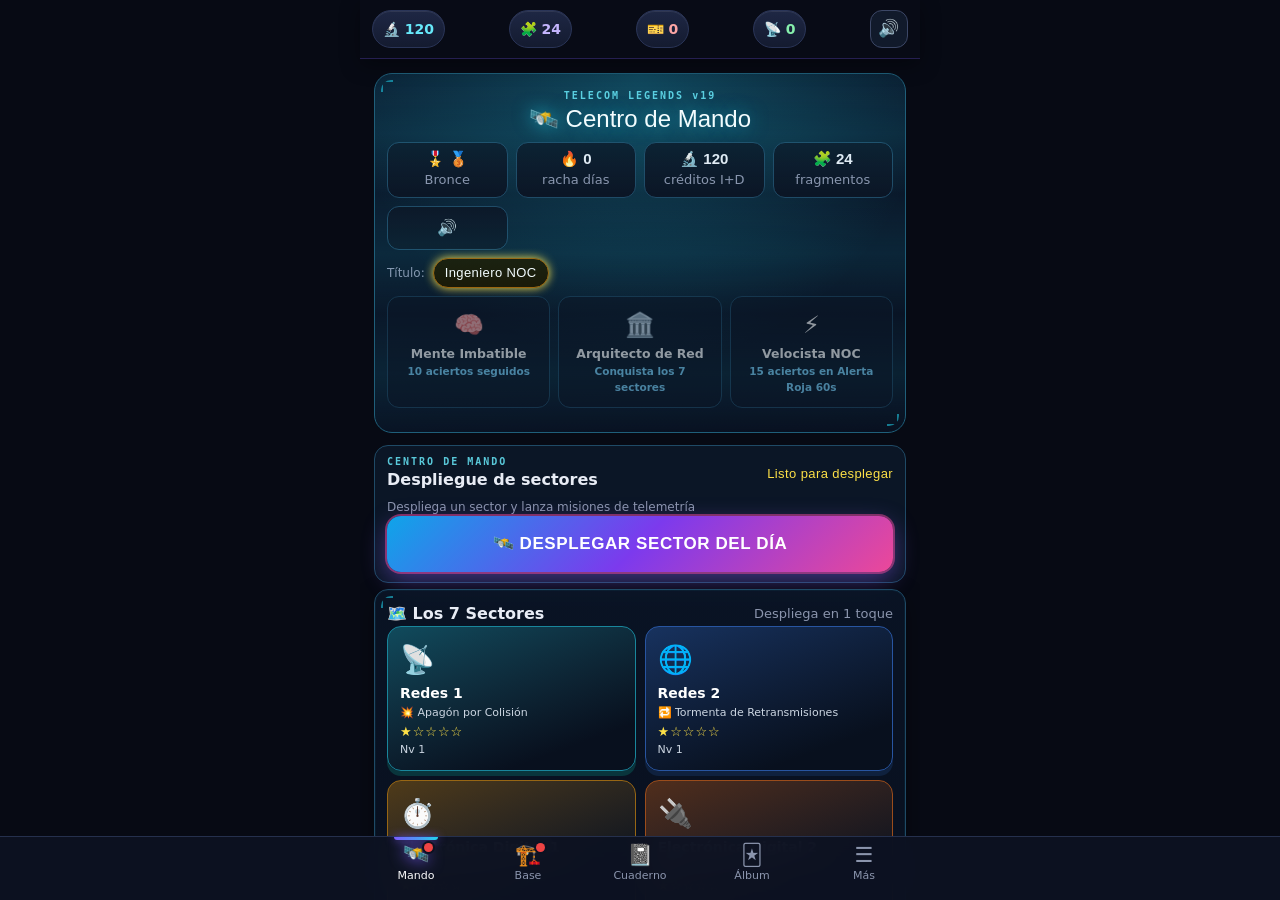
<file: index.html>
﻿<!DOCTYPE html>
<html lang="es">
<head>
<meta charset="UTF-8">
<meta name="viewport" content="width=device-width,initial-scale=1,viewport-fit=cover">
<meta name="theme-color" content="#0a0e1a">
<meta name="description" content="Telecom Legends v19 — Edición Maestra: Centro de Mando, 7 Sectores, Alerta Roja 60s por asignatura, Taller I+D, sinergias de rack e insignias de Ingeniero Jefe.">
<meta name="apple-mobile-web-app-capable" content="yes">
<meta name="apple-mobile-web-app-status-bar-style" content="black-translucent">
<meta name="apple-mobile-web-app-title" content="Telecom Legends">
<title>Telecom Legends</title>
<link rel="manifest" href="./manifest.webmanifest">
<link rel="icon" href="./telecom-legends-icon.svg" type="image/svg+xml">
<link rel="apple-touch-icon" href="./apple-touch-icon.png">
<link rel="stylesheet" href="./vendor/katex/katex.min.css">
<link rel="stylesheet" href="./styles.css?v=24">
</head>
<body>
<div class="bg" aria-hidden="true"><div class="stars"></div><div class="grid"></div><svg class="waves" viewBox="0 0 1200 200" preserveAspectRatio="none"><path d="M0 120 Q150 60 300 120 T600 120 T900 120 T1200 120" /><path d="M0 140 Q150 90 300 140 T600 140 T900 140 T1200 140" opacity=".5"/></svg></div>
<div id="app"><header id="top"></header><main id="view"></main><nav id="nav"></nav></div>
<div id="modal" class="hidden"></div>
<div id="calc" class="hidden"></div>
<div id="toast"></div>
<script defer src="./vendor/katex/katex.min.js"></script>
<script defer src="./vendor/katex/contrib/auto-render.min.js"></script>
<script defer src="./js/app.js?v=24"></script>
</body>
</html>
</file>
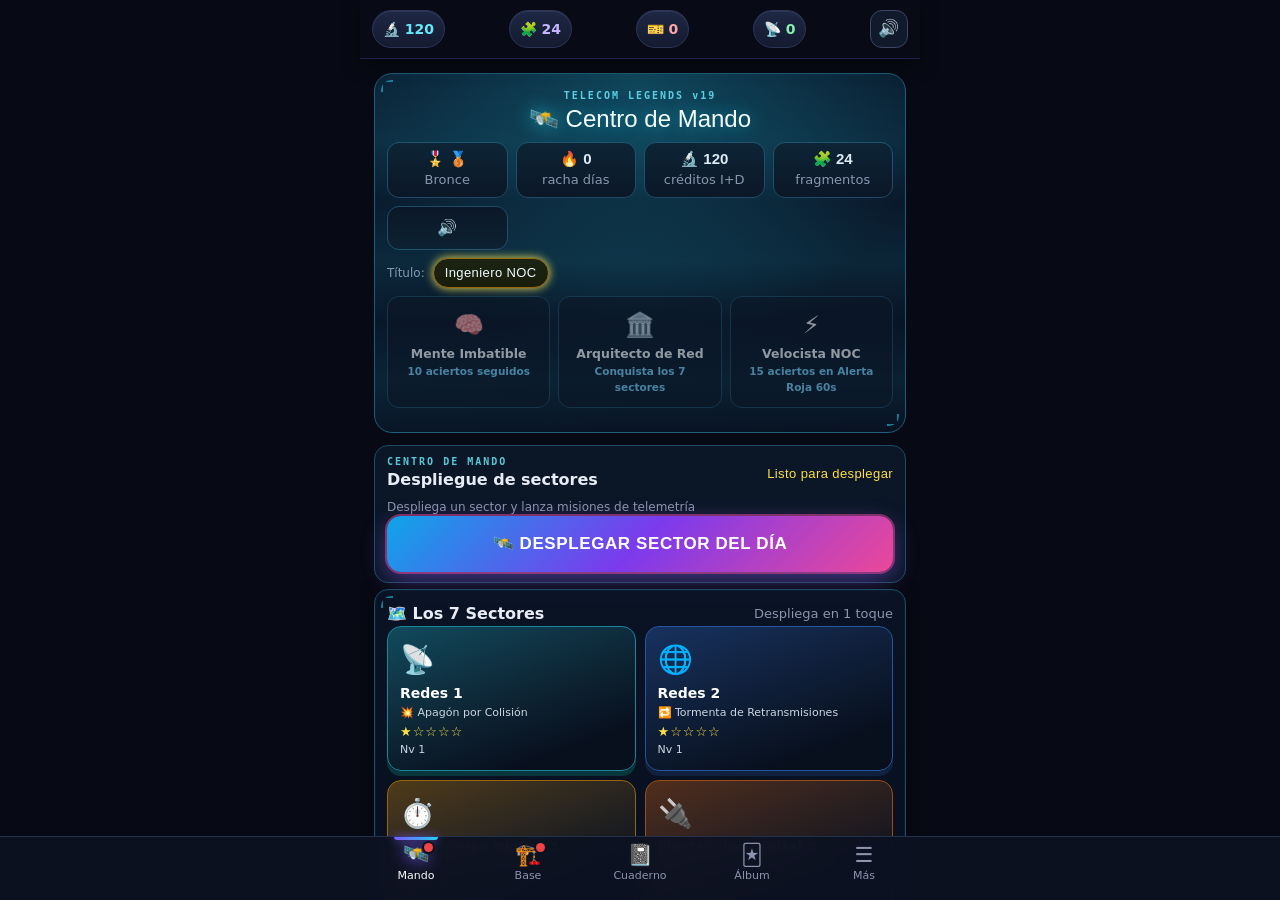
<file: Telecom_Legends_v9.html>
<!doctype html><html lang="es"><head><meta charset="utf-8"><meta name="viewport" content="width=device-width, initial-scale=1"><meta http-equiv="refresh" content="0; url=./index.html"><title>Telecom Legends</title></head><body><p>Abriendo <a href="./index.html">Telecom Legends</a>…</p></body></html>
</file>
<file: styles.css>
/* VOICE: arcade de cartas coleccionables, enérgico pero legible para estudiar
   IDEA: un "Ultimate Team" de la telecomunicación: sobres, ligas, cartas ICON
   PICTURE: cartas con brillo por rareza, mapa de niveles y duelo contra rival
   COLOUR and TYPE: noche azul profundo, violeta eléctrico, oro; Russo One + Inter
   LAYOUT: una columna móvil, barra de recursos arriba, navegación abajo */
:root{color-scheme:dark;--bg:#0a0e1a;--bg2:#121829;--bg3:#1a2236;--ln:#25304d;--tx:#e8ecf5;--mut:#8b95ad;--acc:#7c5cff;--acc2:#22d3ee;--ok:#22c55e;--bad:#ef4444;--gold:#fbbf24}
*{box-sizing:border-box;min-width:0;-webkit-tap-highlight-color:transparent}
html,body{margin:0;background:var(--bg);color:var(--tx);font:16px/1.5 Inter,system-ui,-apple-system,"Segoe UI",Roboto,sans-serif;overflow-x:clip}
body{background:radial-gradient(1200px 600px at 50% -200px,#1d1550 0%,var(--bg) 60%) fixed}
button{font:inherit;cursor:pointer;touch-action:manipulation}
input,textarea,select{font:16px Inter,system-ui,sans-serif;width:100%;background:#05070d;color:var(--tx);border:1px solid var(--ln);border-radius:12px;padding:10px 12px;margin:6px 0 12px}
textarea{font-family:ui-monospace,Menlo,Consolas,monospace;font-size:13px}
#app{max-width:560px;margin:0 auto;min-height:100vh;min-height:100dvh;display:flex;flex-direction:column;padding-bottom:calc(78px + env(safe-area-inset-bottom))}
#top{position:sticky;top:0;z-index:20;background:rgba(10,14,26,.92);backdrop-filter:blur(8px);display:flex;gap:6px;padding:calc(10px + env(safe-area-inset-top)) 12px 10px;justify-content:space-between;border-bottom:1px solid var(--ln)}
.pill{background:var(--bg3);border-radius:999px;padding:5px 10px;font-weight:800;font-size:14px;white-space:nowrap}
#view{flex:1;padding:14px}
#nav{position:fixed;bottom:0;left:0;right:0;z-index:30;background:#0d1222;border-top:1px solid var(--ln);display:flex;justify-content:center;padding-bottom:env(safe-area-inset-bottom)}
#nav .in{display:flex;max-width:560px;width:100%}
#nav button{flex:1;background:none;border:0;color:var(--mut);padding:8px 0 10px;font-size:11px;display:flex;flex-direction:column;align-items:center;gap:2px;min-height:56px}
#nav button span{font-size:21px;line-height:1}
#nav button.on{color:#fff}
h2,h3{font-family:"Russo One",Inter,sans-serif;font-weight:400;margin:.2em 0 .6em;line-height:1.1}
h2{font-size:24px}h3{font-size:18px}
.mut{color:var(--mut);font-size:13px}
.card-box{background:var(--bg2);border:1px solid var(--ln);border-radius:16px;padding:14px;margin-bottom:12px}
.card-box summary{cursor:pointer}
.btn{border:0;border-radius:14px;padding:13px 16px;font-weight:800;font-size:15px;color:#fff;background:linear-gradient(135deg,#7c5cff,#5b8cff);width:100%;box-shadow:0 4px 0 #3b2fa8;transition:transform .08s;min-height:46px}
.btn:active{transform:translateY(3px);box-shadow:0 1px 0 #3b2fa8}
.btn.big{font-family:"Russo One",sans-serif;font-size:20px;padding:18px;letter-spacing:.5px}
.btn.sec{background:var(--bg3);box-shadow:0 4px 0 #070a14}
.btn.gold{background:linear-gradient(135deg,#f59e0b,#fbbf24);color:#1a1200;box-shadow:0 4px 0 #a16207}
.btn.green{background:linear-gradient(135deg,#16a34a,#22c55e);box-shadow:0 4px 0 #14532d}
.btn.sm{width:auto;padding:8px 12px;min-height:36px;font-size:13px}
.btn:disabled{opacity:.4;pointer-events:none}
.lnk{background:none;border:0;color:var(--acc2);font-weight:700;padding:6px 0;font-size:14px}
.row{display:flex;gap:8px}.row>*{flex:1}
.rowb{display:flex;justify-content:space-between;align-items:center;gap:8px}
.chips{display:flex;flex-wrap:wrap;gap:6px;margin:6px 0 14px}
.chip{border:1px solid var(--ln);background:var(--bg3);color:var(--tx);border-radius:999px;padding:8px 12px;font-size:13px;font-weight:600;min-height:38px}
.chip.on{background:var(--acc);border-color:var(--acc)}
.grid2{display:grid;grid-template-columns:repeat(2,minmax(0,1fr));gap:10px}
.grid3{display:grid;grid-template-columns:repeat(3,minmax(0,1fr));gap:8px}
.xpbar{height:8px;background:#1f2840;border-radius:9px;overflow:hidden;margin:8px 0 4px}
.xpbar i{display:block;height:100%;background:linear-gradient(90deg,var(--acc),var(--acc2));border-radius:9px}
.hero{text-align:center;padding:18px 14px;margin-bottom:14px;border-radius:20px;background:linear-gradient(160deg,#1c1450,#0f1730);border:1px solid #2e2870}
.lg{font-family:"Russo One",sans-serif;font-size:30px;margin:2px 0}
.glow{border-color:#a16207;box-shadow:0 0 24px rgba(251,191,36,.18)}
.difb{background:var(--bg3);border:2px solid var(--ln);color:var(--tx);border-radius:14px;padding:10px;text-align:left;display:flex;flex-direction:column;gap:2px;min-height:76px}
.difb b{color:var(--c)}.difb small{color:var(--mut);font-size:12px}
.difb.on{border-color:var(--c);background:color-mix(in srgb,var(--c) 14%,var(--bg3))}
.tog{display:flex;gap:10px;align-items:center;font-size:14px;margin:0 0 14px;color:var(--mut)}
.tog input{width:22px;height:22px;margin:0;flex:none}
/* juego */
.qhead{display:flex;justify-content:space-between;align-items:center;margin-bottom:6px;font-size:14px;font-weight:700}
.vs{display:flex;justify-content:space-between;align-items:center;background:linear-gradient(90deg,#1b2a5a,#3a1530);border-radius:14px;padding:8px 14px;margin-bottom:8px;font-weight:800;font-size:14px}
.timer{height:10px;background:#1f2840;border-radius:9px;overflow:hidden;margin:6px 0 10px}
.timer i{display:block;height:100%;background:var(--ok);transition:width .1s linear}
.tagq{font-size:12px;color:var(--mut);margin-bottom:6px;border-left:3px solid var(--c);padding-left:8px}
.qtext{font-size:17px;line-height:1.5;white-space:pre-wrap;background:var(--bg2);border-radius:16px;padding:16px;margin-bottom:10px;border:1px solid var(--ln);overflow-x:auto}
.qtext.sm{font-size:15px}
.opt{display:block;width:100%;text-align:left;background:var(--bg3);border:2px solid var(--ln);color:var(--tx);border-radius:14px;padding:13px 14px;margin-bottom:9px;font-size:15px;white-space:pre-wrap;min-height:50px;overflow-x:auto}
.opt.ok{border-color:var(--ok);background:#0f2e1c}
.opt.bad{border-color:var(--bad);background:#3a1215}
.opt.gone{opacity:.2;pointer-events:none}
.tools{display:flex;gap:8px;margin-bottom:10px;flex-wrap:wrap}
.tool{background:var(--bg3);border:1px solid var(--ln);color:#fff;border-radius:12px;padding:8px 12px;font-weight:700;font-size:14px;min-height:40px}
.tool.ab{background:linear-gradient(125deg,#5b2a86,#1e3a8a);border-color:#8b5cf6}
.verdict{font-family:"Russo One",sans-serif;font-size:20px;margin:8px 0}
.verdict.g{color:var(--ok)}.verdict.r{color:var(--bad)}
.sol{background:#0f1a30;border-left:4px solid var(--acc);border-radius:10px;padding:12px;margin:10px 0;white-space:pre-wrap;font-size:14px;line-height:1.6;overflow-x:auto}
.okans{color:var(--ok);font-weight:700;margin:8px 0;white-space:pre-wrap}
pre.code{background:#05070d;border-radius:10px;padding:10px;overflow:auto;font-size:13px;white-space:pre;margin:8px 0;font-family:ui-monospace,Menlo,Consolas,monospace;color:#c9d6ff}
.tblw{background:var(--bg2);border:1px solid var(--ln);border-radius:14px;padding:10px;margin-bottom:10px;overflow-x:auto}
.tbt{font-weight:800;font-size:13px;margin-bottom:6px;color:var(--acc2)}
table{border-collapse:collapse;width:100%;font-size:14px}
th,td{border-bottom:1px solid var(--ln);padding:6px 8px;text-align:left;white-space:nowrap}
th{color:var(--mut);font-weight:700;font-size:12px}
.res{text-align:center;padding:22px 10px;border-radius:20px;margin-bottom:14px;background:var(--bg2);border:1px solid var(--ln)}
.res.win{background:linear-gradient(160deg,#14532d,#0f1730)}.res.lose{background:linear-gradient(160deg,#4c1018,#0f1730)}
.res .big{font-family:"Russo One",sans-serif;font-size:30px}
.stars{font-size:30px;color:var(--gold);letter-spacing:4px}
.sbox{background:var(--bg2);border:1px solid var(--ln);border-radius:14px;padding:10px;text-align:center}
.sbox b{display:block;font-size:20px}.sbox small{color:var(--mut)}
.sw-update{position:fixed;z-index:60;left:50%;bottom:calc(112px + env(safe-area-inset-bottom));transform:translateX(-50%);width:max-content;max-width:calc(100vw - 24px);min-height:44px;padding:10px 16px;border:1px solid #67e8f9;border-radius:999px;background:#082f49;color:#e0f2fe;font-weight:800;box-shadow:0 6px 24px #0009;touch-action:manipulation}
.album-formula-list{display:grid;gap:8px;margin-top:8px}
.album-formula .formula-tools{display:grid;grid-template-columns:minmax(0,.8fr) minmax(0,1.2fr);gap:8px}
.album-formula .formula-tools input,.album-formula .formula-tools select{margin:6px 0;min-height:44px}
.album-formula .formula-card{padding:10px 12px;border:1px solid #334155;border-radius:12px;background:#121b2c}
.album-formula .formula-card h4{margin:0 0 5px;color:#bae6fd}
.album-formula .formula-card code{display:block;white-space:normal;color:#fde68a;font-size:14px}
.album-formula .formula-card p{margin:6px 0 0;color:#cbd5e1;font-size:12px}
.exam-history-list{display:grid;gap:8px;margin-top:10px}
.exam-history-row{display:grid;grid-template-columns:minmax(0,1fr) auto;align-items:center;gap:4px 10px;padding:10px;border:1px solid var(--ln);border-radius:12px;background:var(--bg3)}
.exam-history-row>span:first-child{display:flex;flex-direction:column}
.exam-history-row small{color:var(--mut);font-size:12px}
.exam-history-row .exam-history-score{font-weight:900;color:#fde68a}
@media(max-width:380px){.album-formula .formula-tools{grid-template-columns:1fr;gap:0}}

/* Full-height app shell: only the question/content pane scrolls. */
html,body{height:100%;overscroll-behavior-y:none}
body{height:100vh;height:100dvh;overflow:hidden}
#app{width:100%;max-width:none;height:100vh;height:100dvh;min-height:0;margin:0;padding:0;overflow:hidden;display:flex;flex-direction:column}
#top,#view{width:100%;max-width:560px;margin-left:auto;margin-right:auto}
#top{position:relative;top:auto;flex:0 0 auto}
#view{flex:1 1 0;min-height:0;overflow-x:hidden;overflow-y:auto;overscroll-behavior-y:contain;-webkit-overflow-scrolling:touch;padding:14px;padding-bottom:calc(72px + env(safe-area-inset-bottom))}
#nav{position:sticky;left:auto;right:auto;bottom:0;z-index:100;flex:0 0 auto;width:100%;padding:0 0 calc(8px + env(safe-area-inset-bottom));touch-action:manipulation}
#nav button{user-select:none;-webkit-user-select:none;padding:8px 0;min-height:52px}
button,.pack,.gcard,#nav{-webkit-user-select:none;user-select:none}
#view .qtext,#view .opt,#view .sol,#view .okans,#view .formula-card,#calc .c-entry,#calc .formula-card{user-select:text;-webkit-user-select:text}

.bg .grid{background-image:linear-gradient(color-mix(in srgb,var(--mode-accent,#22d3ee) 10%,transparent) 1px,transparent 1px),linear-gradient(90deg,color-mix(in srgb,var(--mode-accent,#22d3ee) 10%,transparent) 1px,transparent 1px)}
body.mode-study{--mode-accent:#22d3ee}
body.mode-exam{--mode-accent:#fbbf24}
body.mode-roguelike{--mode-accent:#ec4899}
body.overclock::after{content:"";position:fixed;inset:0;z-index:98;pointer-events:none;border:3px solid transparent;border-image:linear-gradient(125deg,#22d3ee,#7c5cff,#ff4fd8,#22d3ee) 1;animation:overclock-edge 1.8s linear infinite}
@keyframes overclock-edge{to{filter:hue-rotate(360deg)}}
.view-enter{animation:fade-slide-in .18s ease-out both}
@keyframes fade-slide-in{from{opacity:.55;transform:translateY(7px)}to{opacity:1;transform:translateY(0)}}
.qtext.tl-question-shake{animation:question-shake .32s ease-out}
@keyframes question-shake{20%{transform:translateX(-5px)}45%{transform:translateX(5px)}70%{transform:translateX(-3px)}}
body.tl-error-flash{box-shadow:inset 0 0 90px rgba(239,68,68,.14)}
.opt.tl-success-flash{animation:success-flash .42s ease-out}
@keyframes success-flash{35%{box-shadow:0 0 22px rgba(34,197,94,.85);filter:brightness(1.35)}}
.tl-race{display:grid;grid-template-columns:1fr 1fr;gap:6px;margin:-3px 0 8px}
.tl-race-track{position:relative;height:5px;border-radius:99px;background:#1f2840;overflow:hidden}
.tl-race-track i{position:absolute;inset:0 auto 0 0;width:0;transition:width .18s linear}
.tl-race-track .tl-race-lag{background:#fff;opacity:.8;transition:none}
.tl-race-track .tl-race-fill{z-index:1;background:linear-gradient(90deg,#22d3ee,#7c5cff)}
.tl-race-track .tl-race-fill.rival{background:linear-gradient(90deg,#f472b6,#ef4444)}
.hp{position:relative}
.hp .tl-hp-lag{position:absolute;z-index:0;left:0;top:0;width:100%;background:#fff;opacity:.88;transition:none}
.hp>i:not(.tl-hp-lag){position:relative;z-index:1}
.sound-toggle{flex:0 0 38px;width:38px;height:38px;min-height:38px;padding:0;border:1px solid #3c4766;border-radius:12px;background:#111a2b;color:#e0e7ff;font-size:17px}
.sound-toggle[aria-pressed="false"]{color:#94a3b8;opacity:.75}
.flip.open.g-M{filter:drop-shadow(0 0 18px #fb923c)}
.flip.open.g-C{filter:drop-shadow(0 0 20px #22d3ee)}
.flip.open.g-T{filter:drop-shadow(0 0 20px #a3e635)}
.gcard:is(.r-I,.r-O,.r-M,.r-C,.r-T)::after{background:radial-gradient(circle at var(--mx,50%) var(--my,40%),rgba(255,255,255,.62),transparent 52%),linear-gradient(115deg,transparent 30%,rgba(255,255,255,.48) 45%,transparent 60%);background-size:auto,250% 100%;mix-blend-mode:color-dodge}
#calc{max-height:min(82dvh,82vh);padding-bottom:calc(10px + env(safe-area-inset-bottom));overscroll-behavior-y:contain;touch-action:pan-y}
#calc.tl-split{max-height:min(64dvh,64vh)}
#calc .c-entry{user-select:text;-webkit-user-select:text}
#calc .angle-toggle{min-width:60px;min-height:44px;padding:5px 9px;border:1px solid #22d3ee;border-radius:9px;background:#102338;color:#bae6fd;font-weight:900;touch-action:manipulation}
#calc .cdisp{position:relative}
#calc .tl-angle-row{display:flex;justify-content:flex-start;margin-top:5px}
#calc .tl-calc-tools{grid-template-columns:repeat(3,minmax(0,1fr))}
#calc .tl-calc-tools button{min-height:44px;font-size:11px}
#calc .c-entry[readonly]{caret-color:#22d3ee}
#petmini.happy .pfig{filter:drop-shadow(0 0 10px #22d3ee);animation:pet-happy .52s ease-in-out 2}
#petmini.damaged .pfig{filter:grayscale(.6) brightness(.78);animation:pet-damaged .34s ease-in-out 3}
@keyframes pet-happy{50%{transform:translateY(-8px) scale(1.08)}}
@keyframes pet-damaged{25%{transform:translateX(-3px)}75%{transform:translateX(3px)}}
@media(max-width:380px){
 #top{gap:4px;padding-left:7px;padding-right:7px}
 #top .pill{gap:3px;padding:4px 6px;font-size:11px}
 .sound-toggle{flex-basis:34px;width:34px;height:34px;min-height:34px}
 #calc .tl-calc-tools button{font-size:10px;padding:3px}
}
@media(prefers-reduced-motion:reduce){
 .view-enter,.qtext.tl-question-shake,.opt.tl-success-flash,body.overclock::after,#petmini.happy .pfig,#petmini.damaged .pfig{animation:none}
}
/* mundos */
.world{position:relative;border:0;border-radius:18px;padding:14px;color:#fff;text-align:left;background:linear-gradient(150deg,color-mix(in srgb,var(--c) 70%,#000),#0f1730 85%);display:flex;flex-direction:column;gap:2px;min-height:150px;box-shadow:0 6px 0 color-mix(in srgb,var(--c) 35%,#000)}
.world.locked{filter:grayscale(.85);opacity:.6}
.world .wi{font-size:34px}.world small{opacity:.85;font-size:12px}
.crown{position:absolute;top:10px;right:12px;font-size:22px}
.lvls{display:grid;grid-template-columns:repeat(5,minmax(0,1fr));gap:8px;margin:10px 0 4px}
.lvl{aspect-ratio:1;border-radius:50%;border:3px solid var(--c);background:color-mix(in srgb,var(--c) 22%,var(--bg3));color:#fff;display:flex;flex-direction:column;align-items:center;justify-content:center;font-weight:800;padding:0;min-width:0}
.lvl small{font-size:10px;color:var(--gold);line-height:1}
.lvl.lk{border-color:var(--ln);background:var(--bg3);opacity:.6}
.lvn{font-size:11px}
.boss{background:linear-gradient(150deg,#3b0a0a,#121829);border-color:#7f1d1d}
.boss.lk{filter:grayscale(.7)}
/* sobres */
.pack{display:flex;gap:14px;align-items:center;border-radius:18px;padding:14px;margin-bottom:12px;cursor:pointer;border:1px solid var(--ln);background:var(--bg2)}
.pk-art{width:64px;height:84px;border-radius:10px;flex:none;display:flex;align-items:center;justify-content:center;font-size:30px;box-shadow:0 6px 14px rgba(0,0,0,.5)}
.pk-n .pk-art{background:linear-gradient(145deg,#334155,#64748b)}
.pk-p .pk-art{background:linear-gradient(145deg,#b45309,#fde68a,#b45309)}
.pk-i .pk-art{background:linear-gradient(125deg,#ff6ad5,#ad8cff,#94d0ff,#7cffcb,#ffe66d);background-size:300% 300%;animation:holo 3s linear infinite}
.pk-t .pk-art{background:linear-gradient(145deg,#075985,#22d3ee,#a5f3fc)}
.pk-m .pk-art{background:linear-gradient(145deg,#581c87,#c084fc,#f0abfc)}
.mutation-mark{position:absolute;z-index:5;left:5px;bottom:5px;width:20px;height:20px;display:grid;place-items:center;border-radius:50%;background:#111827;color:#fff;font-size:12px;box-shadow:0 0 0 1px rgba(255,255,255,.55)}
.pack .price{margin-left:auto;font-weight:800;white-space:nowrap}
/* cartas */
.gcard{transform:perspective(600px) rotateX(var(--rx,0deg)) rotateY(var(--ry,0deg));transition:transform .18s ease-out;will-change:transform;position:relative;aspect-ratio:5/7;border-radius:14px;padding:8px 7px;overflow:hidden;font-weight:800;display:flex;flex-direction:column;box-shadow:0 6px 16px rgba(0,0,0,.45);border:2px solid rgba(255,255,255,.25)}
.r-B{background:linear-gradient(145deg,#6b3f1d,#c8894e 45%,#8a5328);color:#fff3e6}
.r-P{background:linear-gradient(145deg,#5f6b7a,#e8edf3 45%,#97a3b1);color:#151b27}
.r-O{background:linear-gradient(145deg,#a16207,#fde68a 45%,#d4a017);color:#2a1a00}
.r-I{background:linear-gradient(125deg,#ff6ad5,#c774e8,#ad8cff,#8795e8,#94d0ff,#7cffcb,#ffe66d,#ff6ad5);background-size:300% 300%;animation:holo 4s linear infinite;color:#140a24;border-color:#fff}
.r-I::after{content:"";position:absolute;inset:0;background:linear-gradient(115deg,transparent 30%,rgba(255,255,255,.55) 45%,transparent 60%);background-size:250% 100%;animation:shine 2.6s infinite;pointer-events:none}
@keyframes holo{0%{background-position:0% 50%}100%{background-position:300% 50%}}
@keyframes shine{0%{background-position:150% 0}100%{background-position:-100% 0}}
.gcard .rt{font-size:9px;letter-spacing:1px;opacity:.85}
.gcard .em{font-size:clamp(24px,8vw,38px);text-align:center;margin:4px 0 2px;line-height:1.1}
.gcard .nm{font-size:clamp(10px,2.8vw,12px);text-align:center;line-height:1.15;min-height:2.3em}
.gcard .as{font-size:9px;text-align:center;opacity:.8;margin-bottom:2px}
.gcard .st{display:grid;grid-template-columns:1fr 1fr;font-size:9px;gap:0 4px;margin-top:auto;font-variant-numeric:tabular-nums}
.gcard .cu{position:absolute;top:5px;left:50%;transform:translateX(-50%);font-size:9px;opacity:.7}
.gcard .lv{position:absolute;top:6px;right:7px;font-size:10px}
.gcard.locked{background:#141b2e;color:#3a4566;border-color:#1f2840;box-shadow:none}
.gcard .cnt{position:absolute;bottom:22px;right:5px;font-size:10px;background:rgba(0,0,0,.6);color:#fff;border-radius:6px;padding:1px 5px}
.pick{border-radius:16px;outline:3px solid transparent;transition:outline-color .15s}
.pick.sel{outline-color:var(--acc2)}
.slot{aspect-ratio:5/7;border:2px dashed var(--ln);border-radius:14px;display:flex;align-items:center;justify-content:center;color:var(--mut);font-size:28px}
.dcard{width:180px;margin:0 auto 12px}
/* apertura */
.pack-stage{display:flex;gap:10px;justify-content:center;margin-top:12px}
.flip{width:31%;max-width:150px;perspective:900px;cursor:pointer;position:relative}
.flip .in{position:relative;aspect-ratio:5/7;transition:transform .7s cubic-bezier(.2,.8,.2,1.2);transform-style:preserve-3d}
.flip.open .in{transform:rotateY(180deg)}
.dorso,.frontc{position:absolute;inset:0;backface-visibility:hidden;-webkit-backface-visibility:hidden}
.frontc{transform:rotateY(180deg)}
.dorso{border-radius:14px;background:repeating-linear-gradient(45deg,#1a1450 0 10px,#22196a 10px 20px);border:2px solid #7c5cff;display:flex;flex-direction:column;align-items:center;justify-content:center;font-family:"Russo One",sans-serif;font-size:22px;color:#c4b5fd;animation:wob 1.6s ease-in-out infinite}
.dorso span{font-size:34px}
@keyframes wob{50%{transform:translateY(-4px)}}
.flip.open.g-O{filter:drop-shadow(0 0 14px #fbbf24)}
.flip.open.g-I{filter:drop-shadow(0 0 22px #ff6ad5);animation:pop .6s}
@keyframes pop{40%{transform:scale(1.12)}}
.newb{position:absolute;top:-8px;left:50%;transform:translateX(-50%);background:var(--ok);color:#fff;font-size:10px;font-weight:800;border-radius:8px;padding:2px 6px;z-index:2}
.newb.dup{background:#475569}
/* menú y otros */
.menu{display:flex;align-items:center;gap:12px;width:100%;background:var(--bg2);border:1px solid var(--ln);color:var(--tx);border-radius:14px;padding:12px 14px;margin-bottom:8px;text-align:left;min-height:60px}
.menu span{font-size:24px}.menu div{flex:1;display:flex;flex-direction:column}.menu small{color:var(--mut);font-size:12px}.menu i{color:var(--mut);font-style:normal;font-size:22px}
.okb{background:#0f2e1c;border:1px solid #166534;border-radius:12px;padding:10px;margin:10px 0;font-size:14px}
.err{background:#3a1215;border:1px solid #7f1d1d;border-radius:12px;padding:10px;margin:10px 0;font-size:14px}
.srow{display:grid;grid-template-columns:minmax(0,1.4fr) minmax(0,1fr) 40px;gap:8px;align-items:center;font-size:13px;margin:6px 0}
.srow span{overflow:hidden;text-overflow:ellipsis;white-space:nowrap}
.sbar{height:8px;background:#1f2840;border-radius:6px;overflow:hidden}.sbar i{display:block;height:100%}
.srow small{text-align:right;font-variant-numeric:tabular-nums}
.road{display:flex;align-items:center;gap:10px;background:var(--bg2);border:1px solid var(--ln);border-radius:12px;padding:10px 12px;margin-bottom:8px}
.road b{width:74px;flex:none}.road span{flex:1;font-size:14px}
.road.can{border-color:#a16207}.road.got{opacity:.55}
.mrow{display:flex;justify-content:space-between;align-items:center;font-size:14px;padding:6px 0;border-bottom:1px solid var(--ln);gap:8px}
.del{background:#3a1215;border:1px solid #7f1d1d;color:#fca5a5;border-radius:10px;padding:6px 10px;font-size:12px;font-weight:700}
/* modal, calculadora, toast */
.hidden{display:none!important}
#modal{position:fixed;inset:0;background:rgba(3,5,12,.86);z-index:50;display:flex;align-items:center;justify-content:center;padding:14px}
.mbox{position:relative;background:var(--bg2);border-radius:18px;padding:18px 16px;max-width:520px;width:100%;max-height:90vh;overflow:auto;border:1px solid var(--ln)}
.mx{position:absolute;top:8px;right:10px;background:none;border:0;color:var(--mut);font-size:22px;width:40px;height:40px}
#calc{position:fixed;left:0;right:0;bottom:0;z-index:60;background:#0d1222;border-top:2px solid var(--acc);border-radius:18px 18px 0 0;padding:10px 10px calc(10px + env(safe-area-inset-bottom));max-width:560px;margin:0 auto;box-shadow:0 -10px 30px rgba(0,0,0,.6);max-height:78vh;overflow:auto}
.chead{display:flex;justify-content:space-between;align-items:center;gap:6px;margin-bottom:8px}
.ctabs{display:flex;gap:4px;flex-wrap:wrap}
.ctabs button{background:var(--bg3);border:1px solid var(--ln);color:var(--tx);border-radius:9px;padding:6px 10px;font-size:13px;font-weight:700;min-height:34px}
.ctabs button.on{background:var(--acc)}
.cx{background:none;border:0;color:var(--mut);font-size:22px;width:40px;height:40px}
.cdisp{background:#05070d;border-radius:10px;padding:8px 10px;min-height:66px;text-align:right;font-family:ui-monospace,Menlo,Consolas,monospace}
.cexpr{font-size:16px;color:#cfd6e6;word-break:break-all;min-height:22px}
.cres{font-size:22px;font-weight:800;color:#fff;word-break:break-all}.cres.prev{color:#64748b;font-size:17px}
.ckeys{display:grid;grid-template-columns:repeat(6,minmax(0,1fr));gap:5px;margin-top:8px}
.ckeys button{background:var(--bg3);border:0;color:#fff;border-radius:9px;padding:0;font-size:15px;font-weight:700;min-height:42px}
.ckeys .k-op{background:#26305a}.ckeys .k-fn{background:#1d2a3f;font-size:13px}.ckeys .k-pre{background:#17203a;color:var(--acc2)}.ckeys .k-clr{background:#4c1018}
.ckeys .eq{grid-column:1/-1;background:var(--acc);font-size:20px}
.conv label{font-size:13px;color:var(--mut)}
#toast{position:fixed;top:62px;left:50%;transform:translate(-50%,-20px);z-index:90;background:#1f2a4d;border:1px solid var(--acc);color:#fff;padding:10px 16px;border-radius:12px;font-weight:700;font-size:14px;opacity:0;pointer-events:none;transition:.25s;max-width:92vw;text-align:center}
#toast.show{opacity:1;transform:translate(-50%,0)}
.conf{position:fixed;top:-12px;width:8px;height:14px;z-index:95;pointer-events:none;animation:fall linear forwards;border-radius:2px}
@keyframes fall{to{transform:translateY(110vh) rotate(720deg)}}
.flash{position:fixed;inset:0;background:radial-gradient(circle,#fff,rgba(255,106,213,.4) 50%,transparent 75%);z-index:94;pointer-events:none;animation:fl .7s forwards}
@keyframes fl{from{opacity:1}to{opacity:0}}
math{font-size:1.08em}
@media (prefers-reduced-motion:reduce){.r-I,.r-I::after,.dorso,.pk-i .pk-art{animation:none}.flip .in{transition:none}}
.shake{animation:shk .35s}
@keyframes shk{20%{transform:translateX(-8px)}40%{transform:translateX(8px)}60%{transform:translateX(-5px)}80%{transform:translateX(5px)}}
.float{position:fixed;left:50%;top:40%;transform:translateX(-50%);z-index:96;font-family:"Russo One",sans-serif;font-size:26px;color:#fde047;text-shadow:0 2px 10px rgba(0,0,0,.7);pointer-events:none;animation:flt 1s forwards;white-space:nowrap}
@keyframes flt{to{transform:translate(-50%,-90px);opacity:0}}
.vs{position:relative}
.bubble{position:absolute;right:8px;top:-30px;background:#fff;color:#111;font-size:12px;font-weight:700;border-radius:12px;padding:4px 10px;animation:pop .3s;white-space:nowrap;z-index:3}
.modes{display:grid;grid-template-columns:repeat(2,minmax(0,1fr));gap:10px;margin:0 0 12px}
.mode{border:0;border-radius:18px;padding:14px;color:#fff;text-align:left;min-height:118px;display:flex;flex-direction:column;gap:2px;background:linear-gradient(150deg,var(--c),#0f1730 92%);box-shadow:0 5px 0 rgba(0,0,0,.4);transition:transform .1s}
.mode:active{transform:translateY(3px)}
.mode b{font-family:"Russo One",sans-serif;font-weight:400;font-size:17px}.mode span{font-size:28px;line-height:1.1}.mode small{opacity:.85;font-size:12px;line-height:1.3}
.wheel-wrap{position:relative;width:min(300px,78vw);aspect-ratio:1;margin:14px auto 18px}
.wheel{width:100%;height:100%;border-radius:50%;border:6px solid #fbbf24;transition:transform 4.2s cubic-bezier(.12,.8,.12,1);position:relative;box-shadow:0 0 30px rgba(251,191,36,.35)}
.wl{position:absolute;font-weight:800;font-size:12px;color:#fff;text-shadow:0 1px 3px #000;white-space:nowrap}
.pin{position:absolute;top:-16px;left:50%;transform:translateX(-50%);font-size:30px;z-index:2}
.cele{text-align:center;padding:6px 0}.cele .ce{font-size:76px;line-height:1.1;animation:pop .7s}.cele h2{font-size:26px;margin-top:6px}
.ach{display:flex;gap:10px;align-items:center;padding:8px 0;border-bottom:1px solid var(--ln)}.ach span{font-size:26px;width:36px;text-align:center}.ach.no{opacity:.45;filter:grayscale(1)}.ach div{flex:1}.ach small{display:block;color:var(--mut);font-size:12px}
.mis{display:flex;align-items:center;gap:10px;margin:8px 0}.mis>div{flex:1}.mis .xpbar{margin:4px 0}
.btn.big{animation:breathe 2.4s ease-in-out infinite}
@keyframes breathe{50%{filter:brightness(1.15)}}
@media (prefers-reduced-motion:reduce){.btn.big,.float,.shake{animation:none}}
.gcard::before{content:"";position:absolute;inset:0;border-radius:inherit;background:radial-gradient(circle at var(--mx,50%) var(--my,30%),rgba(255,255,255,.6),transparent 48%);opacity:var(--go,0);mix-blend-mode:soft-light;pointer-events:none;transition:opacity .2s;z-index:3}
.gcard .emb{position:absolute;left:10%;right:10%;top:14%;height:46%;width:80%;color:#3b0764;opacity:.3;pointer-events:none}
.gcard .em,.gcard .nm,.gcard .st,.gcard .as{position:relative;z-index:2}
.r-I{box-shadow:0 0 0 2px #fff inset,0 0 20px rgba(255,106,213,.55),0 6px 16px rgba(0,0,0,.45)}
.r-I .rt{align-self:center;background:#140a24;color:#ffe66d;border-radius:6px;padding:1px 7px;position:relative;z-index:2}
.r-O{box-shadow:0 0 0 1px #fff8 inset,0 0 12px rgba(251,191,36,.35),0 6px 16px rgba(0,0,0,.45)}
.syn{color:#fde047;margin-top:4px}.syn.off{color:var(--mut)}
.arch{position:absolute;left:50%;bottom:-16px;transform:translateX(-50%);font-size:10px;color:var(--mut);font-weight:600;white-space:nowrap}
.vs{margin-bottom:20px}
.rvst{display:inline-block;font-size:13px}.rvst.think{animation:thk 1s ease-in-out infinite}
@keyframes thk{50%{opacity:.3;transform:translateY(-2px)}}
.rvflash{animation:rvf .5s}@keyframes rvf{30%{box-shadow:0 0 0 3px #f472b6}}
.qin{animation:qin .3s ease-out}@keyframes qin{from{opacity:0;transform:translateX(26px)}}
.streak{position:relative;height:18px;background:#2a1408;border-radius:9px;overflow:hidden;margin:-4px 0 10px}
.streak i{position:absolute;inset:0 auto 0 0;background:linear-gradient(90deg,#f59e0b,#ef4444,#ec4899);border-radius:9px;transition:width .3s}
.streak span{position:relative;font-size:11px;font-weight:800;padding-left:8px;line-height:18px}
.modb{background:linear-gradient(90deg,#3b2a05,#1a2236);border:1px solid #a16207;border-radius:10px;padding:6px 10px;font-size:13px;font-weight:700;margin-bottom:8px}
.lvl{position:relative}.evd{position:absolute;top:-6px;right:-4px;font-size:12px;font-style:normal}
.badge{background:var(--ok);color:#fff;border-radius:8px;padding:1px 7px;font-size:11px;font-weight:800;vertical-align:middle}
.tdone{border-color:#166534}
#nav button{position:relative}.dot{position:absolute;top:6px;left:calc(50% + 8px);width:9px;height:9px;border-radius:50%;background:#ef4444;box-shadow:0 0 0 2px #0d1222}
.pulse{animation:pls 1.6s ease-in-out infinite}@keyframes pls{50%{transform:scale(1.03)}}
@media (prefers-reduced-motion:reduce){.qin,.pulse,.rvst.think,.rvflash{animation:none}.gcard{transform:none}}
.qtext,.opt,.sol,.okans,.tbt{overflow-wrap:break-word}
.qtext math,.opt math,.sol math,td math{max-width:100%}
math[display="block"]{display:block;overflow-x:auto;overflow-y:hidden;max-width:100%;padding:4px 0}
.katex-error{color:inherit!important}
pre.code{max-width:100%;-webkit-overflow-scrolling:touch}
.tblw table{min-width:max-content}
@media(max-width:420px){.qtext{font-size:16px;padding:13px}.opt{font-size:14px;padding:12px}pre.code{font-size:12px}table{font-size:13px}th,td{padding:5px 6px}}
.mult{display:inline-block;background:#3b2a05;border:1px solid #a16207;color:#fde047;border-radius:8px;padding:0 6px;font-size:12px}
.mult.bump{animation:pop .4s}
.perk{color:#86efac;margin-top:4px}.perk.off{color:var(--mut);opacity:.75}
.srb{width:100%;background:none;border:0;color:inherit;padding:4px 0;text-align:left;font:inherit;font-size:13px;cursor:pointer;border-radius:8px}
.srb:hover,.srb:focus-visible{background:var(--bg3)}
.row .btn{min-width:0}
@media (prefers-reduced-motion:reduce){.mult.bump{animation:none}.float{animation:none;opacity:.9}}
.gcard.shiny{box-shadow:0 0 0 2px #fff,0 0 16px 3px rgba(124,255,203,.75),0 6px 16px rgba(0,0,0,.45)}
.gcard.shiny:not(.r-I)::after{content:"";position:absolute;inset:0;background:linear-gradient(115deg,transparent 30%,rgba(255,255,255,.55) 45%,transparent 60%);background-size:250% 100%;animation:shine 2.2s infinite;pointer-events:none}
.shm{position:absolute;top:3px;left:5px;font-size:12px;font-style:normal;z-index:3}
.newb.shb{background:linear-gradient(90deg,#22d3ee,#a855f7,#f472b6)}
.chests{display:grid;grid-template-columns:repeat(4,minmax(0,1fr));gap:8px;margin:10px 0 8px}
.chest{border:2px solid var(--ln);background:var(--bg3);color:var(--tx);border-radius:14px;min-height:84px;display:flex;flex-direction:column;align-items:center;justify-content:center;gap:2px;padding:6px 2px;text-align:center}
.chest span{font-size:30px;line-height:1.1}.chest small{font-size:10px;color:var(--mut)}.chest small b{color:#fde047;font-weight:800}
.chest.empty{border-style:dashed;color:#3a4566;font-size:11px}
.chest.c-s{border-color:#94a3b8}.chest.c-g{border-color:#d4a017}.chest.c-l{border-color:#c084fc;box-shadow:0 0 14px rgba(192,132,252,.35)}
.chest.ready{animation:pls 1.2s ease-in-out infinite;border-color:var(--ok)}.chest.ready small{color:var(--ok);font-weight:800}
.road.big{border-color:#c084fc;background:linear-gradient(90deg,#2a1450,var(--bg2))}
.fwb{background:linear-gradient(90deg,#3b2a05,#1a2236);border:1px solid #a16207;border-radius:12px;padding:8px 12px;font-size:13px;margin-bottom:12px}
.bossbar{background:linear-gradient(150deg,#3b0a0a,#121829);border:1px solid #7f1d1d;border-radius:14px;padding:8px 12px;margin-bottom:8px}
.bb{display:grid;grid-template-columns:minmax(0,1.3fr) minmax(0,2fr);gap:8px;align-items:center;font-size:12px;font-weight:800;margin:3px 0}
.bb span{overflow:hidden;text-overflow:ellipsis;white-space:nowrap}
.hp{height:12px;background:#1f2840;border-radius:8px;overflow:hidden}.hp i{display:block;height:100%;background:linear-gradient(90deg,#dc2626,#f97316);transition:width .4s}
.hp.me i{background:linear-gradient(90deg,#16a34a,#22c55e)}
.goldq{border-color:#fbbf24;box-shadow:0 0 18px rgba(251,191,36,.35)}
.goldb{background:linear-gradient(90deg,#78350f,#3b2a05);border-color:#fbbf24;color:#fde68a}
@media (prefers-reduced-motion:reduce){.chest.ready,.gcard.shiny::after{animation:none}}
/* ====== ASPECTO GRÁFICO v5 ====== */
body{background:#070a14}
.bg{position:fixed;inset:0;z-index:-1;overflow:hidden;background:radial-gradient(900px 500px at 15% -10%,#2a1870 0%,transparent 60%),radial-gradient(800px 500px at 110% 20%,#0b3b5c 0%,transparent 55%),radial-gradient(700px 400px at 50% 120%,#3b0d4a 0%,transparent 60%),#070a14}
.bg .stars{position:absolute;inset:-50%;background-image:radial-gradient(1.5px 1.5px at 20px 30px,#fff8,transparent),radial-gradient(1px 1px at 90px 120px,#fff6,transparent),radial-gradient(1.5px 1.5px at 160px 60px,#c4b5fd88,transparent),radial-gradient(1px 1px at 230px 190px,#fff5,transparent),radial-gradient(1px 1px at 300px 90px,#7dd3fc88,transparent);background-size:320px 240px;animation:drift 120s linear infinite;opacity:.7}
@keyframes drift{to{transform:translate(320px,240px)}}
.bg .grid{position:absolute;inset:0;background-image:linear-gradient(rgba(124,92,255,.06) 1px,transparent 1px),linear-gradient(90deg,rgba(124,92,255,.06) 1px,transparent 1px);background-size:40px 40px;-webkit-mask-image:radial-gradient(ellipse at 50% 0%,#000 30%,transparent 75%);mask-image:radial-gradient(ellipse at 50% 0%,#000 30%,transparent 75%)}
.bg .waves{position:absolute;left:0;right:0;bottom:0;width:100%;height:160px;fill:none;stroke:#22d3ee;stroke-width:1.5;opacity:.18}
#top{background:rgba(9,12,24,.78);border-bottom:1px solid rgba(124,92,255,.25);box-shadow:0 6px 20px rgba(0,0,0,.35)}
.pill{display:flex;align-items:center;gap:5px;background:linear-gradient(180deg,#1e2744,#141b30);border:1px solid #2a3558;box-shadow:inset 0 1px 0 rgba(255,255,255,.08);font-variant-numeric:tabular-nums}
.pill i{font-style:normal;filter:drop-shadow(0 0 4px rgba(251,191,36,.45))}
.p-coin{color:#fde68a}.p-tro{color:#c4b5fd}.p-fire{color:#fdba74}.p-lvl{color:#7dd3fc}
.pill.bump{animation:pbump .5s}@keyframes pbump{40%{transform:scale(1.18);box-shadow:0 0 14px rgba(251,191,36,.6)}}
#top{position:sticky}.tdelta{position:absolute;left:24px;top:44px;font-weight:800;font-size:14px;animation:tdl 1.3s forwards;pointer-events:none}
.tdelta.up{color:#86efac}.tdelta.down{color:#fca5a5}@keyframes tdl{from{opacity:1;transform:translateY(0)}to{opacity:0;transform:translateY(14px)}}
h2{color:#fff;text-shadow:0 0 18px rgba(124,92,255,.55),0 2px 0 rgba(0,0,0,.35)}
.card-box{background:linear-gradient(180deg,rgba(22,29,50,.92),rgba(15,20,37,.92)) padding-box,linear-gradient(140deg,#34407a,#1a2236 45%,#3b2a7a) border-box;border:1px solid transparent;box-shadow:0 8px 24px rgba(0,0,0,.25)}
.card-box.glow{background:linear-gradient(180deg,rgba(40,30,10,.92),rgba(15,20,37,.92)) padding-box,linear-gradient(140deg,#fbbf24,#78350f 50%,#fbbf24) border-box;box-shadow:0 0 22px rgba(251,191,36,.22)}
.btn{position:relative;overflow:hidden}
.btn::after{content:"";position:absolute;left:0;right:0;top:0;height:50%;background:linear-gradient(rgba(255,255,255,.2),rgba(255,255,255,0));pointer-events:none;border-radius:inherit}
.btn.big{letter-spacing:1px;text-shadow:0 2px 0 rgba(0,0,0,.25)}
.hero{position:relative;overflow:hidden;background:radial-gradient(circle at 50% 0%,rgba(124,92,255,.35),transparent 60%),linear-gradient(160deg,#1c1450,#0b1228) padding-box,linear-gradient(140deg,#7c5cff,#22d3ee 50%,#ec4899) border-box;border:1.5px solid transparent;box-shadow:0 10px 30px rgba(60,30,160,.35)}
.emblem{width:84px;height:84px;margin:6px auto 4px;border-radius:50%;display:grid;place-items:center;background:conic-gradient(from 0deg,#7c5cff,#22d3ee,#fbbf24,#ec4899,#7c5cff);padding:4px;animation:spin 8s linear infinite;box-shadow:0 0 26px rgba(124,92,255,.55)}
.emblem span{width:100%;height:100%;border-radius:50%;display:grid;place-items:center;background:radial-gradient(circle at 35% 30%,#2b2470,#0d1230);font-size:40px;animation:spin 8s linear infinite reverse}
@keyframes spin{to{transform:rotate(360deg)}}
.mode{position:relative;overflow:hidden;border:1px solid rgba(255,255,255,.12)}
.mode::before{content:"";position:absolute;right:-30px;bottom:-40px;width:140px;height:140px;border-radius:50%;background:radial-gradient(circle,rgba(255,255,255,.22),transparent 68%);pointer-events:none}
.mode::after{content:"";position:absolute;left:0;right:0;bottom:6px;height:26px;background:url("data:image/svg+xml,%3Csvg xmlns='http://www.w3.org/2000/svg' viewBox='0 0 120 26'%3E%3Cpath d='M0 13 Q15 0 30 13 T60 13 T90 13 T120 13' fill='none' stroke='white' stroke-opacity='.25' stroke-width='2'/%3E%3C/svg%3E") repeat-x;background-size:120px 26px;opacity:.8;pointer-events:none}
.mode span{font-size:32px;filter:drop-shadow(0 4px 8px rgba(0,0,0,.4))}
.world{border:1px solid rgba(255,255,255,.12);overflow:hidden}
.world::before{content:"";position:absolute;inset:auto -30px -50px auto;width:150px;height:150px;border-radius:50%;background:radial-gradient(circle,color-mix(in srgb,var(--c) 60%,transparent),transparent 70%);opacity:.6;pointer-events:none}
.world .wi{filter:drop-shadow(0 4px 10px rgba(0,0,0,.5))}
#nav{background:rgba(9,12,24,.92);backdrop-filter:blur(10px);border-top:1px solid rgba(124,92,255,.25)}
#nav button.on{color:#fff}
#nav button.on::before{content:"";position:absolute;top:0;left:30%;right:30%;height:3px;border-radius:0 0 4px 4px;background:linear-gradient(90deg,#7c5cff,#22d3ee);box-shadow:0 0 10px #7c5cff}
#nav button.on span{filter:drop-shadow(0 0 8px rgba(124,92,255,.9));transform:translateY(-1px)}
/* cartas */
.gcard{border-width:2px}
.gcard .ovr{position:absolute;top:5px;left:6px;z-index:2;line-height:1;text-align:center}
.gcard .ovr b{display:block;font-family:"Russo One",sans-serif;font-weight:400;font-size:clamp(14px,4.2vw,20px)}
.gcard .rt{align-self:center;font-size:8px}
.gcard .shm{top:24px;bottom:auto;left:auto;right:6px}
.flip .gcard .as{display:none}
.gcard .em{display:grid;place-items:center;margin:2px 0}
.gcard .em span{display:grid;place-items:center;width:clamp(40px,13vw,60px);aspect-ratio:1;border-radius:50%;background:radial-gradient(circle at 40% 35%,rgba(255,255,255,.55),rgba(255,255,255,.08) 60%,transparent 70%);box-shadow:inset 0 0 0 1px rgba(255,255,255,.25)}
.gcard .nm{background:rgba(0,0,0,.16);margin:0 -7px 2px;padding:3px 4px;display:flex;align-items:center;justify-content:center}
.r-I .nm{background:rgba(20,10,36,.75);color:#ffe66d}
.r-O .nm{background:rgba(66,40,0,.18)}
.gcard .st{border-top:1px solid rgba(0,0,0,.18);padding-top:3px}
.r-B{background:linear-gradient(145deg,#5a3215,#c8894e 42%,#8a5328 70%,#6b3f1d);border-color:#e0a36b}
.r-P{background:linear-gradient(145deg,#56606e,#f1f5f9 42%,#a5b0bd 70%,#6b7684);border-color:#fff}
.r-O{background:linear-gradient(145deg,#8a5a00,#fff1a8 42%,#e0b12a 70%,#a16207);border-color:#fde68a}
.r-B,.r-P,.r-O{background-size:100% 100%}
.r-B::after,.r-P::after,.r-O::after{content:"";position:absolute;inset:0;background:repeating-linear-gradient(135deg,rgba(255,255,255,.07) 0 2px,transparent 2px 8px);pointer-events:none;border-radius:inherit}
.gcard.shiny:not(.r-I)::after{background:linear-gradient(115deg,transparent 30%,rgba(255,255,255,.55) 45%,transparent 60%);background-size:250% 100%}
.gcard.locked{background:repeating-linear-gradient(135deg,#121a2e 0 6px,#0f1627 6px 12px);border:2px dashed #26314f}
.gcard.locked .ovr{display:none}
/* preguntas */
.qtext{background:linear-gradient(180deg,rgba(22,29,50,.95),rgba(15,20,37,.95));border-color:#2e3a66;box-shadow:0 8px 24px rgba(0,0,0,.3)}
.opt{display:flex;align-items:flex-start;gap:10px;background:linear-gradient(180deg,#1c2541,#161d33);border-color:#2c3760;transition:transform .12s,border-color .15s,box-shadow .15s}
.opt:hover:not(:disabled){border-color:#7c5cff;transform:translateY(-1px);box-shadow:0 6px 16px rgba(124,92,255,.2)}
.opt .ol{flex:none;width:28px;height:28px;border-radius:8px;display:grid;place-items:center;font-family:"Russo One",sans-serif;font-weight:400;font-size:14px;background:#2a3460;color:#c4b5fd}
.opt .ot{flex:1;min-width:0;padding-top:2px}
.opt.ok{box-shadow:0 0 0 1px var(--ok),0 0 20px rgba(34,197,94,.35);animation:okp .5s}.opt.ok .ol{background:var(--ok);color:#fff}
.opt.bad{animation:shk .35s}.opt.bad .ol{background:var(--bad);color:#fff}
@keyframes okp{40%{transform:scale(1.02)}}
.timer{height:12px;background:#121a30;box-shadow:inset 0 1px 3px rgba(0,0,0,.5)}
.timer i{box-shadow:0 0 12px currentColor;border-radius:9px}
.vs{background:linear-gradient(90deg,#1d2f7a,#2a1450 50%,#6b1340);border:1px solid rgba(255,255,255,.12);box-shadow:0 6px 18px rgba(0,0,0,.3)}
.verdict{text-shadow:0 0 18px currentColor}
.res{position:relative;overflow:hidden;border:1px solid rgba(255,255,255,.12)}
.res.win::before{content:"";position:absolute;inset:-60%;background:conic-gradient(from 0deg,transparent 0 20deg,rgba(255,255,255,.08) 20deg 40deg,transparent 40deg 60deg,rgba(255,255,255,.08) 60deg 80deg,transparent 80deg 100deg,rgba(255,255,255,.08) 100deg 120deg,transparent 120deg);animation:spin 18s linear infinite;pointer-events:none}
.res .big{position:relative;text-shadow:0 4px 20px rgba(0,0,0,.5)}
.sbox{background:linear-gradient(180deg,#1a2240,#121829);border-color:#2a3558}
.sbox b{font-family:"Russo One",sans-serif;font-weight:400;font-variant-numeric:tabular-nums}
/* sobres y apertura */
.mbox{background:linear-gradient(180deg,#151c33,#0f1527) padding-box,linear-gradient(140deg,#7c5cff,#1a2236 40%,#22d3ee) border-box;border:1px solid transparent;box-shadow:0 20px 60px rgba(0,0,0,.6)}
.rays{position:absolute;left:50%;top:48%;width:620px;height:620px;margin:-310px 0 0 -310px;background:repeating-conic-gradient(rgba(251,191,36,.10) 0 10deg,transparent 10deg 20deg);border-radius:50%;-webkit-mask-image:radial-gradient(circle,#000 20%,transparent 65%);mask-image:radial-gradient(circle,#000 20%,transparent 65%);animation:spin 20s linear infinite;pointer-events:none}
.mbox{overflow-x:hidden}.pack-stage{position:relative;z-index:1}
.pack{background:linear-gradient(180deg,#1a2240,#121829) padding-box,linear-gradient(140deg,#34407a,#1a2236 50%,#3b2a7a) border-box;border:1px solid transparent;transition:transform .12s}
.pack:hover{transform:translateY(-2px)}
.pk-art{position:relative;overflow:hidden}
.pk-art::after{content:"";position:absolute;inset:0;background:linear-gradient(115deg,transparent 35%,rgba(255,255,255,.5) 50%,transparent 65%);background-size:250% 100%;animation:shine 3s infinite}
.chest{background:linear-gradient(180deg,#1c2541,#141b30)}
.chest span{filter:drop-shadow(0 4px 8px rgba(0,0,0,.5))}
.lvl{box-shadow:0 4px 0 color-mix(in srgb,var(--c) 40%,#000),inset 0 2px 0 rgba(255,255,255,.15)}
.lvl.lk{box-shadow:none}
.chip{transition:background .15s}.chip.on{box-shadow:0 0 12px rgba(124,92,255,.45)}
.menu{background:linear-gradient(180deg,#1a2240,#121829);transition:transform .12s}.menu:hover{transform:translateX(3px)}
@media (prefers-reduced-motion:reduce){.bg .stars,.emblem,.emblem span,.rays,.res.win::before,.pk-art::after,.pill.bump,.opt.ok,.opt.bad,.tdelta{animation:none}}
.logo{display:flex;align-items:center;justify-content:center;gap:8px;margin:2px 0 12px;font-family:"Russo One",sans-serif;letter-spacing:2px}
.logo svg{width:56px;height:20px;fill:none;stroke:#22d3ee;stroke-width:3;filter:drop-shadow(0 0 6px #22d3ee)}
.logo b{font-weight:400;font-size:22px;color:#fff;text-shadow:0 0 14px rgba(124,92,255,.8)}
.logo span{font-size:22px;background:linear-gradient(90deg,#fbbf24,#f472b6);-webkit-background-clip:text;background-clip:text;color:transparent}
.mode.wide{grid-column:1/-1;min-height:92px}
.clash{background:linear-gradient(160deg,#3b0a4a,#121829);border:1px solid #a21caf;border-radius:16px;padding:10px;margin-bottom:10px}
.clh{display:flex;justify-content:space-between;align-items:center;font-weight:800;font-size:13px;margin-bottom:8px}.clh b{color:#f0abfc}
.clr{display:grid;grid-template-columns:minmax(0,1fr) 40px minmax(0,1fr);align-items:center;gap:6px;margin-bottom:6px}
.clvs{font-family:"Russo One",sans-serif;text-align:center;color:#f0abfc;text-shadow:0 0 10px #c026d3}
.mini{border-radius:12px;padding:8px;display:flex;flex-direction:column;align-items:center;gap:2px;text-align:center;border:2px solid rgba(255,255,255,.3);color:#1b1206}
.mini .me{font-size:28px;line-height:1.1}.mini b{font-size:11px;line-height:1.15}.mini i{font-style:normal;font-family:"Russo One",sans-serif;font-size:16px;background:rgba(0,0,0,.25);color:#fff;border-radius:8px;padding:1px 8px;margin-top:2px}
.mini.r-B{color:#fff3e6}.mini.r-I{color:#140a24}
.cupb{background:linear-gradient(90deg,#78350f,#1a2236);border:1px solid #d97706;border-radius:12px;padding:6px 12px;font-weight:800;font-size:13px;margin-bottom:8px;text-align:center}
.fcard{animation:qin .3s ease-out}
.fcard.fl-on{animation:fcf .35s ease-out}@keyframes fcf{from{transform:rotateY(70deg);opacity:.3}}
@media (prefers-reduced-motion:reduce){.fcard,.fcard.fl-on{animation:none}}
.gcard.awk{box-shadow:0 0 0 2px #fb923c,0 0 18px rgba(251,146,60,.6),0 6px 16px rgba(0,0,0,.45)}
.awm{position:absolute;top:22px;left:6px;font-size:12px;font-style:normal;z-index:3;filter:drop-shadow(0 0 4px #fb923c)}
.awbox{background:linear-gradient(180deg,rgba(60,30,5,.9),rgba(15,20,37,.92)) padding-box,linear-gradient(140deg,#fb923c,#1a2236 50%,#fbbf24) border-box}
.feverb{background:linear-gradient(90deg,#7c2d12,#b91c1c,#7c2d12);background-size:200% 100%;animation:fvb 1.2s linear infinite;border-color:#fb923c;color:#fff}
@keyframes fvb{to{background-position:200% 0}}
#view.feverv .qtext{box-shadow:0 0 0 2px #fb923c,0 0 30px rgba(249,115,22,.55)}
.weekb{border-color:#fde047}
.runbar{display:flex;justify-content:space-between;gap:8px;flex-wrap:wrap;background:linear-gradient(90deg,#3b0a0a,#1a2236);border:1px solid #7f1d1d;border-radius:12px;padding:6px 12px;font-size:13px;font-weight:700;margin-bottom:8px}
.runpath{display:flex;gap:4px;margin:4px 0 12px}
.runpath i{flex:1;height:30px;border-radius:8px;display:grid;place-items:center;font-style:normal;font-size:12px;font-weight:800;background:var(--bg3);border:1px solid var(--ln);color:var(--mut)}
.runpath i.done{background:#14532d;color:#fff;border-color:#166534}.runpath i.now{background:var(--acc);color:#fff;border-color:#a78bfa;box-shadow:0 0 12px rgba(124,92,255,.6)}
.runstat{display:flex;justify-content:space-between;font-size:18px;margin-bottom:8px}
.relics{display:flex;gap:6px;flex-wrap:wrap;margin-bottom:12px}.relics span{font-size:24px;background:var(--bg3);border:1px solid #a16207;border-radius:10px;padding:4px 8px;cursor:pointer}
.node{display:flex;gap:14px;align-items:center;width:100%;text-align:left;border:1px solid var(--ln);border-radius:16px;padding:14px;margin-bottom:10px;color:var(--tx);background:linear-gradient(180deg,#1c2541,#141b30);min-height:76px;transition:transform .12s}
.node:hover{transform:translateY(-2px)}.node span{font-size:34px}.node div{display:flex;flex-direction:column}.node small{color:var(--mut);font-size:12px}.node .node-profile{color:#c4b5fd;font-size:10px;font-weight:800;letter-spacing:.5px}
.n-elite{border-color:#7f1d1d;background:linear-gradient(180deg,#3b0a0a,#141b30)}.n-boss{border-color:#dc2626;background:linear-gradient(180deg,#5b0a0a,#141b30)}.n-shop{border-color:#a16207}.n-rest{border-color:#ea580c}.n-event{border-color:#7c3aed}
@media (prefers-reduced-motion:reduce){.feverb{animation:none}}
.enemy{background:linear-gradient(160deg,color-mix(in srgb,var(--ac) 35%,#0b0f1c),#121829);border:1px solid color-mix(in srgb,var(--ac) 70%,#000);border-radius:16px;padding:10px 12px;margin-bottom:10px;box-shadow:0 8px 24px rgba(0,0,0,.35)}
.enemy.elite{border-color:#dc2626;box-shadow:0 0 18px rgba(220,38,38,.35)}.enemy.boss{border-color:#f59e0b;box-shadow:0 0 26px rgba(245,158,11,.45)}
.en-top{display:flex;align-items:center;gap:10px;margin-bottom:8px}
.en-e{font-size:44px;line-height:1;filter:drop-shadow(0 4px 10px rgba(0,0,0,.6));animation:bob 2s ease-in-out infinite}
@keyframes bob{50%{transform:translateY(-4px)}}
.en-info{flex:1;min-width:0}.en-info b{font-size:14px;display:block}
.en-tr{display:flex;flex-wrap:wrap;gap:4px;margin-top:3px}.en-tr i{font-style:normal;font-size:11px;background:rgba(0,0,0,.35);border:1px solid rgba(255,255,255,.15);border-radius:8px;padding:1px 6px;cursor:pointer}
.en-int{text-align:center;background:#3b0a0a;border:1px solid #7f1d1d;border-radius:10px;padding:4px 8px;font-size:13px}.en-int b{font-family:"Russo One",sans-serif;font-weight:400;font-size:18px;color:#fca5a5}.en-int small{display:block;font-size:9px;color:var(--mut)}
.hpb{position:relative;height:18px;background:#1f0d12;border-radius:9px;overflow:hidden;margin:5px 0;border:1px solid rgba(255,255,255,.08)}
.hpb i{display:block;height:100%;background:linear-gradient(90deg,#b91c1c,#f97316);transition:width .45s}
.hpb.me i{background:linear-gradient(90deg,#15803d,#22c55e)}.hpb.big{height:22px}
.hpb span{position:absolute;inset:0;display:flex;align-items:center;justify-content:center;font-size:11px;font-weight:800;text-shadow:0 1px 2px #000}
.pots{display:flex;align-items:center;gap:6px;margin-top:6px;flex-wrap:wrap}
.pot{width:40px;height:40px;border-radius:12px;border:1px solid #a16207;background:linear-gradient(180deg,#3b2a05,#1a2236);font-size:20px;padding:0}
.pots .mut{margin-left:auto}
.potv{font-style:normal;cursor:pointer;font-size:18px}
.actban{display:flex;gap:12px;align-items:center;border-radius:16px;padding:12px 14px;margin-bottom:10px;background:linear-gradient(120deg,color-mix(in srgb,var(--ac) 55%,#0b0f1c),#0f1730);border:1px solid color-mix(in srgb,var(--ac) 80%,#fff 10%)}
.actban span{font-size:36px}.actban b{font-family:"Russo One",sans-serif;font-weight:400;font-size:18px;display:block}.actban small{color:var(--mut)}
.acts{display:grid;grid-template-columns:repeat(3,minmax(0,1fr));gap:8px;margin-bottom:12px}
.actc{border-radius:14px;padding:10px 8px;text-align:center;background:linear-gradient(160deg,color-mix(in srgb,var(--ac) 50%,#0b0f1c),#121829);border:1px solid color-mix(in srgb,var(--ac) 70%,#000);display:flex;flex-direction:column;gap:2px}
.actc span{font-size:28px}.actc b{font-size:13px}.actc small{font-size:10px;color:var(--mut)}
.evbox{border-color:#7c3aed}
.n-treasure{border-color:#ca8a04;background:linear-gradient(180deg,#3b2a05,#141b30)}
@media (prefers-reduced-motion:reduce){.en-e{animation:none}}

/* =====================================================================
   v5 · CARTAS REDISEÑADAS (marco por rareza, cabecera, arte, barras, fórmula)
   ===================================================================== */
.gcard.tc{padding:3px;border:0;border-radius:15px;background:var(--tcf);color:#e8ecf8;container-type:inline-size;display:flex;flex-direction:column;font-weight:700}
.tc.r-B{--tcf:linear-gradient(150deg,#6b3a18,#d39257 48%,#7a4521);--tca:#f0b27a}
.tc.r-P{--tcf:linear-gradient(150deg,#5b6676,#eef2f7 48%,#6b7787);--tca:#e2e8f0}
.tc.r-O{--tcf:linear-gradient(150deg,#92400e,#fde68a 48%,#a16207);--tca:#fcd34d}
.tc.r-I{--tcf:linear-gradient(125deg,#ff6ad5,#c774e8,#ad8cff,#8795e8,#94d0ff,#7cffcb,#ffe66d,#ff6ad5);--tca:#ffe66d;background-size:300% 300%}
.tc-in{position:relative;flex:1;min-height:0;display:flex;flex-direction:column;border-radius:12px;overflow:hidden;background:linear-gradient(180deg,#161e38 0%,#0d1222 100%)}
.tc-h{display:flex;align-items:center;gap:4px;padding:3px 5px;background:linear-gradient(90deg,color-mix(in srgb,var(--tca) 26%,#0d1222),#0d1222);font-size:clamp(7px,7.5cqw,11px);letter-spacing:.4px}
.tc-ovr{font-family:"Russo One",sans-serif;font-weight:400;font-size:clamp(12px,14cqw,20px);color:var(--tca);line-height:1}
.tc-rar{flex:1;text-align:center;color:var(--tca);white-space:nowrap;overflow:hidden;text-overflow:ellipsis}
.tc-as{font-size:clamp(10px,11cqw,15px)}
.tc-art{position:relative;flex:0 0 auto;height:clamp(34px,40cqw,78px);display:grid;place-items:center;background:radial-gradient(circle at 50% 55%,color-mix(in srgb,var(--ac) 45%,transparent),transparent 68%);border-bottom:1px solid #ffffff12}
.tc-art .e{font-size:clamp(22px,26cqw,46px);line-height:1;filter:drop-shadow(0 3px 6px rgba(0,0,0,.55));position:relative;z-index:1}
.tc-emb{position:absolute;inset:6% 22%;width:56%;height:88%;color:var(--tca);opacity:.28}
.tc-fl,.tc-lv,.tc-cnt{position:absolute;font-style:normal;font-size:clamp(7px,7.5cqw,11px);background:#0009;border-radius:6px;padding:0 4px;line-height:1.5}
.tc-fl{top:3px;left:3px}.tc-lv{bottom:3px;right:3px;color:#fde047}.tc-cnt{bottom:3px;left:3px;color:#7dd3fc}
.tc-nm{padding:3px 4px 0;text-align:center;font-size:clamp(9px,9.5cqw,14px);line-height:1.12;min-height:2.3em;display:grid;place-items:center;overflow-wrap:anywhere}
.tc-role{text-align:center;font-size:clamp(6.5px,7cqw,10px);color:#9aa6c8;white-space:nowrap;overflow:hidden;text-overflow:ellipsis;padding:0 3px}
.tc-bars{margin-top:auto;padding:3px 5px 5px;display:grid;gap:clamp(1px,1.5cqw,3px)}
.tc-bar{display:grid;grid-template-columns:2.4em 1fr 1.6em;align-items:center;gap:3px;font-size:clamp(6.5px,7cqw,10.5px);font-variant-numeric:tabular-nums}
.tc-bar span{color:#9aa6c8}.tc-bar em{font-style:normal;text-align:right}
.tc-bar i{height:clamp(3px,3cqw,5px);border-radius:3px;background:#273152;overflow:hidden}.tc-bar i b{display:block;height:100%;border-radius:3px}
.tc-ds{display:none;padding:5px 7px 7px;font-size:11.5px;line-height:1.35;color:#cbd5f5;border-top:1px solid #ffffff12;font-weight:500}
@container (min-width:165px){.tc-ds{display:block}.tc-bars{margin-top:4px}}
.tc-abl{display:none}@container (min-width:165px){.tc-abl{display:inline}}
.gcard.tc.locked::after{display:none}.gcard.tc.locked{animation:none;box-shadow:none}
.dcard+.sol{display:none}
.gcard.tc.locked{background:#1a2236;--tca:#3a4566}.gcard.tc.locked .tc-in{background:#121829;color:#3a4566}
.gcard.tc.shiny .tc-in::after{content:"";position:absolute;inset:0;background:linear-gradient(115deg,transparent 35%,rgba(255,255,255,.22) 48%,transparent 60%);background-size:250% 100%;animation:shine 3s infinite;pointer-events:none}
.dcard{width:200px}
.menu.rwcard .rwe{position:relative;flex:0 0 54px;height:68px;display:grid;place-items:center;border-radius:10px;font-size:28px;border:3px solid var(--rwc);background:radial-gradient(circle,#1b2448,#0d1222)}.rwe i{position:absolute;top:1px;left:4px;font-size:11px;font-style:normal;color:var(--rwc);font-weight:800}.rw-B{--rwc:#d39257}.rw-P{--rwc:#e2e8f0}.rw-O{--rwc:#fcd34d}.rw-I{--rwc:#ff6ad5}.rwcard .rwc .gcard{pointer-events:none}
/* badges de sinergia */
.sbadges{display:flex;flex-wrap:wrap;gap:6px;margin:8px 0}
.sbadge{display:inline-flex;align-items:center;gap:4px;background:#2a2008;border:1px solid #a16207;color:#fde047;border-radius:999px;padding:3px 10px;font-size:12px;font-weight:700;cursor:pointer;max-width:100%}
.sbadge.off{background:var(--bg3);border-color:var(--ln);color:var(--mut);font-weight:500;cursor:default}

/* =====================================================================
   v5 · ARREGLOS DE PARTIDA (fórmulas largas, tablas, botones, móvil)
   ===================================================================== */
#view{min-width:0}
.qtext,.sol,.okans,.tblw,.mbox .qtext{max-width:100%;overflow-x:auto;-webkit-overflow-scrolling:touch}
.opt{display:flex;align-items:flex-start;gap:10px;overflow-wrap:anywhere;line-height:1.35;white-space:normal}
.opt .ot,.opt>span{min-width:0;flex:1;white-space:pre-wrap;overflow-x:auto}
.opt math,.qtext math,.sol math{max-width:100%}
math[display="block"]{overflow-x:auto;max-width:100%}
pre.code{overflow-x:auto;white-space:pre;max-width:100%}
.grid3>*{min-width:0}
.mbox{overscroll-behavior:contain;max-height:88vh}
.mbox .cele h2,.mbox h3{overflow-wrap:anywhere}
.mbox .btn{max-width:100%}
.mrow{display:flex;align-items:center;justify-content:space-between;gap:10px;padding:8px 0;border-bottom:1px solid var(--ln)}.mrow>span{min-width:0;flex:1;overflow-wrap:anywhere}.mrow small{display:block;color:var(--mut)}
.evo{display:block;width:100%;margin-top:8px;text-align:left;white-space:normal;line-height:1.35}
.evtag{text-align:center;font-size:12px;color:#c4b5fd;margin:-4px 0 6px}.evd{text-align:center;margin-bottom:10px;overflow-x:auto}
.evq .opt{margin-bottom:8px}
@media (min-width:760px){.mbox{max-width:600px}.opt{font-size:16px}}

/* =====================================================================
   v5 · MAPA DE EXPEDICIÓN
   ===================================================================== */
.seedbar{display:flex;align-items:center;gap:8px;flex-wrap:wrap;font-size:13px;color:var(--mut);margin:-4px 0 8px}.seedbar b{color:#86efac;letter-spacing:1px;font-family:ui-monospace,monospace}
.seedrow{display:flex;gap:8px;margin:4px 0 4px}.seedrow input{flex:1;text-transform:uppercase;letter-spacing:1px;font-family:ui-monospace,monospace}
.rmap{max-height:min(58vh,560px);overflow-y:auto;border:1px solid var(--ln);border-radius:16px;background:radial-gradient(circle at 50% 0%,#1b2448,#0b1020 70%);margin:8px 0 10px;-webkit-overflow-scrolling:touch}
.rmsvg{display:block;width:100%;height:auto;max-width:440px;margin:0 auto}
.me{stroke:#2b3557;stroke-width:3;stroke-dasharray:1 7;stroke-linecap:round}.me.on{stroke:#22c55e;stroke-dasharray:none;stroke-width:4}.me.nx{stroke:#a78bfa;stroke-dasharray:none;opacity:.85}
.mn{cursor:pointer}.mn circle{fill:#141b30;stroke:#334166;stroke-width:2}.mn text{font-size:17px;text-anchor:middle;pointer-events:none}
.mn:not(.av):not(.done):not(.cur){opacity:.5}
.mn.k-elite circle{fill:#3b0a0a;stroke:#7f1d1d}.mn.k-boss circle{fill:#4a0a0a;stroke:#f59e0b;stroke-width:3}.mn.k-boss text{font-size:22px}.mn.k-shop circle{stroke:#a16207}.mn.k-rest circle{stroke:#ea580c}.mn.k-event circle{stroke:#7c3aed}
.mn.done circle{fill:#123b25;stroke:#22c55e}.mn.cur circle{stroke:#fde047;stroke-width:3}
.mn.av circle{stroke:#c4b5fd;stroke-width:3;animation:mnp 1.6s ease-in-out infinite}.mn.av circle.rk{animation:none;stroke:#0b1020;stroke-width:1.5}
.mn.sel circle:first-child{stroke:#fff;stroke-width:4}
.mn:focus-visible{outline:none}.mn:focus-visible circle:first-child{stroke:#fff;stroke-width:4}
@keyframes mnp{50%{stroke-width:5;stroke:#a78bfa}}
.mfl{fill:#3b4670;font-size:10px;font-weight:700}
.pv .pv-en{display:flex;gap:10px;align-items:center;margin:6px 0}.pv-e{font-size:38px}
.pv .en-tr{margin:4px 0}.mut.sm,.sm{font-size:12px}
.risk{margin-top:8px;border-left:4px solid var(--rc);background:color-mix(in srgb,var(--rc) 12%,#0d1222);padding:6px 10px;border-radius:8px;font-size:13px;font-weight:700}
.avl .node{min-height:64px;padding:10px 12px}.avl .node small{overflow-wrap:anywhere}
.fsum summary{cursor:pointer}.fitem{border-top:1px solid var(--ln);padding:8px 0}.fitem .qtext{margin-bottom:6px}
@media (prefers-reduced-motion:reduce){.mn.av circle{animation:none}.gcard.tc.shiny .tc-in::after{animation:none}}

/* =====================================================================
   v5 · DIAGNÓSTICO DE ESTUDIO
   ===================================================================== */
.radw{max-width:340px;margin:6px auto 0}.radar{width:100%;height:auto;display:block}
.radar .rg{fill:none;stroke:#2b3557;stroke-width:1}.radar .ra{stroke:#2b3557}.radar .rl{font-size:16px;text-anchor:middle}
.radar .rp{fill:rgba(124,92,255,.28);stroke:#a78bfa;stroke-width:2}
.leg{display:flex;flex-wrap:wrap;gap:6px 12px;font-size:12px;margin-top:6px}.leg i{display:inline-block;width:9px;height:9px;border-radius:50%;margin-right:4px}
.fmtrow,.wrow{display:grid;grid-template-columns:minmax(0,1.3fr) minmax(0,1fr) auto;gap:8px;align-items:center;padding:6px 0;font-size:13px}
.fbar{position:relative;height:10px;border-radius:6px;background:#1f2840;overflow:visible}.fbar i{display:block;height:100%;border-radius:6px}.fbar em{position:absolute;top:-3px;width:3px;height:16px;background:#fff;border-radius:2px;transform:translateX(-1px)}
.wrow span{overflow-wrap:anywhere}
.rfd{border-top:1px solid var(--ln);padding:6px 0}.rfd summary{cursor:pointer;font-size:14px}
.diagbtn{display:flex;align-items:center;gap:12px}

/* =====================================================================
   v6 · repaso espaciado, rasgos temáticos, arquetipos, botín
   ===================================================================== */
.srbox{display:grid;grid-template-columns:repeat(6,1fr);gap:6px;align-items:end;height:92px}
.srbox>div{display:flex;flex-direction:column;align-items:center;justify-content:flex-end;height:100%;gap:2px;font-size:11px}
.srbox i{display:block;width:70%;min-height:3px;border-radius:4px 4px 0 0;background:linear-gradient(180deg,#a78bfa,#6d28d9)}
.srbox small{color:var(--mut)}
#opts.noisy .opt{filter:blur(3px);transition:filter .4s}
#opts .opt{transition:filter .4s}
.ctr{margin-top:6px;font-size:12.5px;color:#fcd34d;background:#2a2008;border:1px solid #a1620755;border-radius:8px;padding:5px 8px}
.ctr.ok{color:#86efac;background:#0f2a1a;border-color:#22c55e55}
.loot{margin-top:8px;font-size:13px;color:#c4b5fd;background:#1d1640;border-radius:8px;padding:6px 10px}
.sbadge.mod{background:#1c1a3a;border-color:#7c3aed;color:#c4b5fd}
.sbadge.arch{background:#0f2a2a;border-color:#14b8a6;color:#5eead4}
.archd summary{cursor:pointer}.arow{display:flex;gap:10px;align-items:flex-start;padding:6px 0;border-top:1px solid var(--ln)}.arow>span{font-size:22px}.arow small{display:block;color:var(--mut)}
@media (prefers-reduced-motion:reduce){#opts.noisy .opt{filter:blur(2px)}}

/* =====================================================================
   v7 · COMPIS (mascotas) y EXPLÍCAMELO
   ===================================================================== */
.petsvg{display:block;overflow:visible}
.pet-idle .pbody{animation:pbob 2.6s ease-in-out infinite;transform-box:fill-box}
@keyframes pbob{0%,100%{translate:0 0}50%{translate:0 -4px}}
.petsvg .peyes{animation:pblink 4.5s infinite;transform-origin:60px 58px;transform-box:view-box}
@keyframes pblink{0%,92%,100%{transform:scaleY(1)}95%{transform:scaleY(.1)}}
.petsvg .blinkled{animation:pled 1.4s steps(2) infinite}@keyframes pled{50%{opacity:.25}}
.petsvg .spark{animation:pspark 2s ease-in-out infinite}@keyframes pspark{50%{opacity:.3}}
.pet-talk .pbody{animation:ptalk .5s ease-in-out infinite alternate;transform-box:fill-box;transform-origin:center bottom}@keyframes ptalk{to{transform:scaleY(1.04)}}
.petcard{display:flex;gap:12px;align-items:center;margin:12px 0;padding:10px 12px;border-radius:18px;cursor:pointer;background:linear-gradient(135deg,#132044,#0f172a);border:1px solid #2b3a66;box-shadow:0 6px 18px #0006}
.petcard:active{transform:scale(.99)}.petwrap{flex:none}.petinfo{flex:1;min-width:0}.petinfo .xpbar{margin:4px 0}
.pbubble{position:relative;display:inline-block;background:#f8fafc;color:#0f172a;border-radius:14px;padding:6px 10px;font-size:13px;font-weight:700;margin-bottom:6px;max-width:100%}
.pbubble::before{content:"";position:absolute;left:-7px;top:12px;border:7px solid transparent;border-right-color:#f8fafc;border-left:0}
.petstage{text-align:center;background:radial-gradient(circle at 50% 30%,color-mix(in srgb,var(--pc) 28%,transparent),transparent 65%),var(--bg2)}
.petbig{position:relative;display:inline-block;margin:6px auto 0}.petbig .petsvg{margin:0 auto}
.petbig .hearts{position:absolute;inset:0;pointer-events:none}.petbig .hearts i{position:absolute;font-style:normal;font-size:22px;opacity:0;left:50%;top:40%}
.petbig.pat .petsvg{animation:pjump .6s ease}.petbig.pat .hearts i{animation:pheart 1s ease forwards}.petbig.pat .hearts i:nth-child(2){animation-delay:.15s;margin-left:-40px}.petbig.pat .hearts i:nth-child(3){animation-delay:.3s;margin-left:30px}
@keyframes pheart{0%{opacity:0;transform:translateY(0) scale(.6)}30%{opacity:1}100%{opacity:0;transform:translateY(-70px) scale(1.2)}}
@keyframes pjump{30%{transform:translateY(-16px) scale(1.05)}60%{transform:translateY(0) scale(.97)}}
.petgrid{display:grid;grid-template-columns:repeat(auto-fill,minmax(104px,1fr));gap:10px}
.petcell{display:flex;flex-direction:column;align-items:center;gap:2px;padding:10px 6px;border-radius:16px;background:var(--bg2);border:2px solid var(--ln);color:inherit;font:inherit;cursor:pointer}
.petcell.on{border-color:#fde047;box-shadow:0 0 0 3px #fde04733}.petcell.lock{cursor:default;opacity:.9}.petcell small{color:var(--mut)}.petcell .xpbar{width:80%}
.egg{animation:pwob 3s ease-in-out infinite;transform-origin:60px 100px}@keyframes pwob{0%,80%,100%{transform:rotate(0)}85%{transform:rotate(-6deg)}90%{transform:rotate(6deg)}95%{transform:rotate(-3deg)}}
#petmini{position:fixed;right:8px;bottom:150px;z-index:60;display:flex;align-items:flex-end;gap:4px;pointer-events:none;transition:opacity .3s}
#petmini.hidden{opacity:0}#petmini .pbub{background:#f8fafc;color:#0f172a;font-size:12px;font-weight:800;border-radius:12px;padding:5px 9px;max-width:170px;margin-bottom:34px;box-shadow:0 4px 12px #0007}
#petmini.joy .pfig{animation:pjump .6s ease 2}#petmini.sad .pfig{animation:psad .8s ease}@keyframes psad{40%{transform:rotate(-8deg) translateY(4px)}}
.xbox .xhead{display:flex;gap:10px;align-items:center;margin-bottom:8px}.xbox .xhead small{display:block}
.xbox .xq{font-size:13px;color:var(--mut);border-left:3px solid #7c3aed;padding:4px 10px;margin-bottom:10px;max-height:110px;overflow:auto}
.xbody{white-space:pre-wrap;line-height:1.55;font-size:15px;min-height:80px;overflow-x:auto}
.xbtns{display:flex;flex-wrap:wrap;gap:8px;margin-top:12px}.xbtn{margin:8px 0 0}
.typing{display:inline-flex;gap:5px;padding:8px}.typing i{width:8px;height:8px;border-radius:50%;background:#a78bfa;animation:ptype 1s infinite}.typing i:nth-child(2){animation-delay:.15s}.typing i:nth-child(3){animation-delay:.3s}@keyframes ptype{50%{transform:translateY(-6px);opacity:.4}}
@media (prefers-reduced-motion:reduce){.pet-idle .pbody,.petsvg .peyes,.egg,.pet-talk .pbody,.petsvg .spark{animation:none}}
.tl-anomaly.expired{opacity:.55}
.mbox{max-height:min(88vh,88dvh)}
@media(max-width:600px){#nav button{min-height:60px;padding-bottom:max(10px,env(safe-area-inset-bottom))}#nav button span{font-size:23px}.node{min-height:82px}.tool,.pot,.mx,.cx{min-height:44px}}
#nav{position:sticky;bottom:0;z-index:100;flex:0 0 auto;padding-bottom:calc(8px + env(safe-area-inset-bottom))}
@media(max-width:600px){#nav button{min-height:52px;padding:8px 0}#nav button span{font-size:21px}}

/* =====================================================================
   NETWORK COMMAND · Tactical Lab UI
   ===================================================================== */
body.mode-command{--mode-accent:#22d3ee}
body.mode-command .bg{background:radial-gradient(900px 500px at 15% -10%,#0d3b52 0%,transparent 60%),radial-gradient(800px 500px at 110% 20%,#1d1550 0%,transparent 55%),#060a12}
.nclbl{display:block;font:700 10px/1.2 ui-monospace,Menlo,Consolas,monospace;letter-spacing:2px;color:#67e8f9;opacity:.85}
.ncpanel{position:relative;margin-bottom:12px;padding:12px;border-radius:14px;background:linear-gradient(180deg,rgba(10,22,40,.82),rgba(8,14,28,.86));border:1px solid #1f4a66;box-shadow:inset 0 0 0 1px rgba(34,211,238,.05),0 8px 22px rgba(0,0,0,.35);backdrop-filter:blur(6px)}
.ncpanel::before,.nchero::before{content:"";position:absolute;inset:6px;border-radius:10px;pointer-events:none;background:linear-gradient(#22d3ee,#22d3ee) left top/12px 2px no-repeat,linear-gradient(#22d3ee,#22d3ee) left top/2px 12px no-repeat,linear-gradient(#22d3ee,#22d3ee) right bottom/12px 2px no-repeat,linear-gradient(#22d3ee,#22d3ee) right bottom/2px 12px no-repeat;opacity:.55}
.nchero{position:relative;overflow:hidden;text-align:center;padding:16px 12px;margin-bottom:12px;border-radius:18px;background:radial-gradient(circle at 50% 0%,rgba(34,211,238,.22),transparent 65%),linear-gradient(170deg,#0b2236,#080f1f);border:1px solid #1f5f7a}
.nchero h2{margin:4px 0 10px;text-shadow:0 0 18px rgba(34,211,238,.6)}.nchero.sm h2{font-size:21px}
.ncscan{position:absolute;inset:0;background:linear-gradient(180deg,transparent 0,rgba(34,211,238,.08) 50%,transparent 100%);background-size:100% 120px;animation:ncscan 4s linear infinite;pointer-events:none}
@keyframes ncscan{from{background-position:0 -120px}to{background-position:0 100%}}
.ncres3{display:grid;grid-template-columns:repeat(auto-fit,minmax(70px,1fr));gap:6px}
.ncres3 span{display:flex;flex-direction:column;align-items:center;padding:7px 4px;border-radius:10px;background:#06121f;border:1px solid #173a52;font-size:18px}
.ncres3 b{font:400 20px "Russo One",sans-serif;color:#e0f2fe;font-variant-numeric:tabular-nums}.ncres3 small{font-size:10px;color:#7dd3fc}
.ncrank{margin-top:8px;font-size:12px;color:#94a3b8}.ncrank b{color:#fde68a}
.ncdaily{display:flex;align-items:center;gap:12px;padding:12px 14px;margin-bottom:10px;border-radius:14px;cursor:pointer;background:linear-gradient(90deg,#3b2a05,#0b1a2c);border:1px solid #d4a017;box-shadow:0 0 18px rgba(251,191,36,.18);min-height:64px}
.ncdaily>span{font-size:30px}.ncdaily div{flex:1;display:flex;flex-direction:column}.ncdaily small{color:#fcd34d;font-size:11px}.ncdaily i{font-style:normal;font-size:22px;color:#fcd34d}
.ncincb{border-color:#7c3aed}
.ncsecs{display:grid;grid-template-columns:repeat(2,minmax(0,1fr));gap:9px}
.ncsec{position:relative;display:flex;flex-direction:column;align-items:flex-start;gap:2px;padding:12px;min-height:128px;text-align:left;color:#fff;border-radius:14px;border:1px solid color-mix(in srgb,var(--c) 60%,#0b1222);background:linear-gradient(160deg,color-mix(in srgb,var(--c) 30%,#08101e),#08101e 80%);box-shadow:0 5px 0 color-mix(in srgb,var(--c) 25%,#000);transition:transform .1s}
.ncsec:active{transform:translateY(3px);box-shadow:0 2px 0 color-mix(in srgb,var(--c) 25%,#000)}
.ncsec .nce{font-size:28px}.ncsec b{font-size:14px}.ncsec small{font-size:11px;color:#cbd5e1;line-height:1.3}.ncstars{color:#fde047;letter-spacing:1px;font-size:13px}
.ncinteg small{font-size:10px;letter-spacing:1px;color:#7dd3fc}
.nchp{position:relative;height:20px;border-radius:10px;overflow:hidden;background:#1f0d12;border:1px solid rgba(255,255,255,.1);margin:4px 0}
.nchp i{display:block;height:100%;background:linear-gradient(90deg,#b91c1c,#f97316);transition:width .45s}.nchp.me i{background:linear-gradient(90deg,#0e7490,#22d3ee)}
.nchp span{position:absolute;inset:0;display:grid;place-items:center;font-size:11px;font-weight:800;text-shadow:0 1px 2px #000}
.ncmapw{margin:8px -4px 6px;border-radius:14px;background:radial-gradient(circle at 50% 0%,#0f2a40,#060b16 75%);border:1px solid #173a52}
.ncmap{display:block;width:100%;max-width:420px;height:auto;margin:0 auto}
.nce{stroke:#1e3a52;stroke-width:3;stroke-dasharray:2 8;stroke-linecap:round}.nce.on{stroke:#22d3ee;stroke-dasharray:none;stroke-width:4}.nce.nx{stroke:#a78bfa;stroke-dasharray:6 6;animation:ncdash 1s linear infinite}
@keyframes ncdash{to{stroke-dashoffset:-24}}
.ncl{fill:#3e6a88;font:700 10px ui-monospace,monospace;letter-spacing:1px}
.ncn circle{fill:#0b1626;stroke:#284a66;stroke-width:3}.ncn.b-safe circle{stroke:#3b82f6}.ncn.b-risk circle{stroke:#f97316}.ncn.boss circle{fill:#2a0b0b;stroke:#ef4444;stroke-width:4}
.ncn .nci{font-size:24px;text-anchor:middle}.ncn.boss .nci{font-size:30px}.ncn .ncnm{fill:#cbd5e1;font-size:11px;font-weight:800;text-anchor:middle}.ncn .ncchest{font-size:15px}
.ncn:not(.av):not(.d-ok):not(.d-ko){opacity:.55}
.ncn.av{cursor:pointer}.ncn.av circle{stroke-width:4;animation:ncpulse 1.4s ease-in-out infinite;filter:drop-shadow(0 0 8px #22d3ee)}
.ncn.d-ok circle{fill:#0b3324;stroke:#22c55e}.ncn.d-ko circle{fill:#3a0e12;stroke:#ef4444}
.ncn:focus-visible{outline:none}.ncn:focus-visible circle{stroke:#fff}
@keyframes ncpulse{50%{stroke:#a5f3fc;stroke-width:6}}
/* rack */
.ncrack{display:grid;grid-template-columns:repeat(3,minmax(0,1fr));gap:8px;margin-top:8px}
.ncslot{display:flex;flex-direction:column;align-items:center;gap:2px;min-height:96px;padding:8px 4px;border-radius:12px;border:2px solid #284a66;background:linear-gradient(180deg,#0f1d33,#0a1222);color:#e2e8f0;text-align:center}
.ncslot span{font-size:26px;line-height:1.1}.ncslot b{font-size:11px;line-height:1.15;overflow-wrap:anywhere}.ncslot small{font-size:10px;color:#7dd3fc}
.ncslot.empty{border-style:dashed;color:#3e6a88;font-size:24px;justify-content:center}.ncslot.empty small{color:#3e6a88}
.ncslot.r-O,.ncslot.r-M,.ncslot.r-C,.ncslot.r-T{border-color:#d4a017}.ncslot.r-I{border-color:#ff6ad5}.ncslot.r-P{border-color:#cbd5e1}.ncslot.r-B{border-color:#c8894e}
.ncrack.sm .ncslot{min-height:78px}.ncrack.sm .ncslot span{font-size:20px}
.ncpick .menu.on{border-color:#22d3ee}
/* informe */
.ncbrief .ncb-h{display:flex;gap:10px;align-items:center;margin:-2px 0 10px}.ncb-h>span{font-size:34px}.ncb-h small{display:block;font:700 10px ui-monospace,monospace;letter-spacing:1px;color:#67e8f9}.ncb-h b{font-family:"Russo One",sans-serif;font-weight:400;font-size:18px}
.ncb-row{display:flex;gap:10px;padding:9px 10px;margin-bottom:7px;border-radius:10px;background:#081426;border:1px solid #173a52;font-size:14px;line-height:1.4}
.ncb-row>i{font-style:normal;font-size:20px}.ncb-row small{display:block;font:700 10px ui-monospace,monospace;letter-spacing:1px;color:#7dd3fc;margin-bottom:2px}
.ncb-row.mod{border-color:#7c3aed}.ncb-row.boss{border-color:#ef4444;background:#1d0a0e}.ncb-row.intel{border-color:#22d3ee55}
.ncgold{color:#fde047}.ncf{margin-top:6px;padding:7px 9px;border-radius:8px;background:#04101d;border-left:3px solid #22d3ee;overflow-x:auto;font-size:14px}
.ncb-rack small{font:700 10px ui-monospace,monospace;letter-spacing:1px;color:#7dd3fc}
/* HUD */
.nchud{margin:0 0 8px;padding:8px;border-radius:14px;background:linear-gradient(180deg,rgba(8,20,36,.92),rgba(6,12,24,.92));border:1px solid #1f4a66}
.nctop{display:flex;gap:6px;flex-wrap:wrap;margin-bottom:6px}.ncchip{font-size:11px;font-weight:800;padding:3px 8px;border-radius:999px;background:#0c2236;border:1px solid #1f4a66;color:#bae6fd}.ncchip.amp{background:#3b2a05;border-color:#d4a017;color:#fde047;animation:pop .4s}
.ncgauges{display:grid;grid-template-columns:repeat(auto-fit,minmax(0,1fr));gap:6px}
.ncg{padding:5px 7px;border-radius:9px;background:#05101c;border:1px solid #173a52}.ncg small{display:block;font:700 9px ui-monospace,monospace;letter-spacing:1px;color:#67e8f9}.ncg b{font:400 15px "Russo One",sans-serif;font-variant-numeric:tabular-nums}
.ncg i{display:block;height:4px;border-radius:3px;background:#12263a;overflow:hidden;margin-top:3px}.ncg em{display:block;height:100%;background:linear-gradient(90deg,#0891b2,#22d3ee);transition:width .4s}
.ncg.crit{border-color:#ef4444;animation:nccrit 1s ease-in-out infinite}.ncg.crit em{background:#ef4444}@keyframes nccrit{50%{box-shadow:0 0 12px rgba(239,68,68,.5)}}
.ncobj{margin-top:6px;padding:5px 9px;border-radius:9px;font-size:12.5px;background:#0a1a2c;border-left:3px solid #22d3ee}.ncobj.ok{border-color:#22c55e}.ncobj.warn{border-color:#ef4444;color:#fecaca}
.ncboss{margin-top:6px;padding:7px 9px;border-radius:10px;background:linear-gradient(150deg,#3b0a0a,#0b1222);border:1px solid #7f1d1d;font-size:13px}.ncp2{color:#fde047}.ncsh{color:#93c5fd}
.ncbw{display:flex;align-items:center;justify-content:space-between;margin-top:6px;font:700 10px ui-monospace,monospace;letter-spacing:1px;color:#fde68a}
.ncbw span{display:flex;gap:4px}.ncbw i{width:18px;height:12px;border-radius:3px;background:#1e293b;border:1px solid #334155;transform:skewX(-14deg);transition:background .2s}.ncbw i.on{background:linear-gradient(180deg,#fde047,#f59e0b);border-color:#fde047;box-shadow:0 0 8px rgba(245,158,11,.7)}
.ncabs{display:grid;grid-template-columns:repeat(3,minmax(0,1fr));gap:7px;margin-top:8px}
.ncab{position:relative;display:flex;flex-direction:column;align-items:center;gap:1px;min-height:74px;padding:12px 4px 6px;border-radius:12px;border:1px solid #2b5a7a;background:linear-gradient(180deg,#123049,#0a1628);color:#e0f2fe;transition:transform .1s,box-shadow .15s;touch-action:manipulation}
.ncab:not(.off):active{transform:scale(.96)}.ncab:not(.off){box-shadow:0 0 0 1px rgba(34,211,238,.25),0 4px 12px rgba(34,211,238,.15)}
.ncab.off{opacity:.42;filter:saturate(.4)}.ncab.used{opacity:.25}
.ncab-c{position:absolute;top:-7px;left:-4px;width:22px;height:22px;display:grid;place-items:center;border-radius:50%;background:#f59e0b;color:#111;font-size:12px;font-weight:900;box-shadow:0 0 0 2px #06101c}
.ncab-e{font-size:20px;line-height:1}.ncab b{font-size:11.5px}.ncab small{font-size:9.5px;color:#7dd3fc;white-space:nowrap;overflow:hidden;text-overflow:ellipsis;max-width:100%}
.ncab.a-spec{border-color:#22d3ee}.ncab.a-lpf{border-color:#93c5fd}.ncab.a-amp{border-color:#f59e0b}.ncab.a-byp{border-color:#a78bfa}
.nclpf{margin-top:8px;padding:9px 11px;border-radius:10px;background:#06192b;border:1px solid #38bdf8;font-size:13.5px;line-height:1.45;animation:qin .3s ease-out}.nclpf div{margin-top:4px}
#calc .ncnums{display:flex;flex-wrap:wrap;gap:5px;align-items:center;margin:0 0 8px}#calc .ncnums small{width:100%;color:#a78bfa;font-weight:800;font-size:11px}
#calc .ncnums button{min-height:40px;padding:4px 10px;border-radius:9px;border:1px solid #7c3aed;background:#1c1440;color:#ddd6fe;font-weight:800;font-family:ui-monospace,monospace}
/* resultado */
.ncres{text-align:center;padding:20px 12px;margin-bottom:12px;border-radius:18px;background:linear-gradient(170deg,#0b2236,#080f1f);border:1px solid #1f5f7a}
.ncres.ok{background:linear-gradient(170deg,#0b3324,#080f1f);border-color:#22c55e}.ncres.ko{background:linear-gradient(170deg,#3a1d06,#080f1f);border-color:#f97316}.ncres.collapse{background:linear-gradient(170deg,#3a0e12,#080f1f);border-color:#ef4444}
.ncres-b{font:400 26px "Russo One",sans-serif;margin-bottom:4px;animation:pop .6s}
.ncloot{display:grid;grid-template-columns:repeat(auto-fit,minmax(80px,1fr));gap:8px;margin:14px 0}
.ncloot div{display:flex;flex-direction:column;align-items:center;padding:10px 4px;border-radius:12px;background:#06121f;border:1px solid #173a52}.ncloot small{font:700 9px ui-monospace,monospace;letter-spacing:1px;color:#7dd3fc}.ncloot b{font:400 26px "Russo One",sans-serif;color:#fff}.ncloot span{font-size:18px}
.ncline{font-size:13.5px;padding:5px 0;border-top:1px solid #ffffff12}
.ncnudge{margin:0 0 12px;padding:9px 12px;border-radius:12px;background:#0b1a2c;border:1px dashed #38bdf8;font-size:13px;text-align:center}.ncnudge.ok{border-color:#22c55e;color:#bbf7d0}
/* base y cuaderno */
.ncmod{display:flex;align-items:center;gap:10px;padding:9px 0;border-bottom:1px solid #ffffff10}.ncmod:last-child{border-bottom:0}
.ncmod>span{font-size:26px;width:34px;text-align:center}.ncmod>div{flex:1;min-width:0;display:flex;flex-direction:column}.ncmod b small{color:#7dd3fc;font-weight:600}.ncmod>div>small{color:#94a3b8;font-size:12px}
.ncmod .btn.sm{min-width:84px;min-height:44px}
.ncpips{display:flex;gap:3px;margin-top:4px}.ncpips i{width:16px;height:5px;border-radius:3px;background:#1e293b}.ncpips i.on{background:#22d3ee}
.ncinc{display:flex;justify-content:space-between;gap:10px;padding:7px 0;border-top:1px solid #ffffff10;font-size:13.5px}.ncinc b{color:#c4b5fd}
/* ticket cerrado */
.ncticket{position:fixed;inset:0;z-index:97;display:grid;place-items:center;pointer-events:none}
.ncticket>div{display:flex;flex-direction:column;align-items:center;gap:2px;padding:16px 26px;border:3px solid #22c55e;border-radius:14px;background:rgba(5,30,18,.92);color:#bbf7d0;transform:rotate(-8deg);animation:ncstamp 1.6s cubic-bezier(.2,1.6,.4,1) forwards;box-shadow:0 0 40px rgba(34,197,94,.45)}
.ncticket span{font-size:40px}.ncticket b{font:400 26px "Russo One",sans-serif;letter-spacing:2px}.ncticket small{font-size:12px;color:#86efac}
@keyframes ncstamp{0%{transform:rotate(-8deg) scale(2.4);opacity:0}25%{transform:rotate(-8deg) scale(1);opacity:1}80%{opacity:1}100%{opacity:0;transform:rotate(-8deg) scale(.95)}}
/* laboratorio */
.nclab-h{display:flex;gap:10px;align-items:center;margin-bottom:4px}.nclab-h>span{font-size:32px}.nclab-h small{display:block;font:700 10px ui-monospace,monospace;letter-spacing:1px;color:#67e8f9}.nclab-h b{font:400 18px "Russo One",sans-serif}
.nclab-t{height:8px;border-radius:6px;background:#12263a;overflow:hidden;margin:10px 0}.nclab-t i{display:block;height:100%;width:100%;background:#22d3ee;transition:width .1s linear}
.ncosc{display:block;width:100%;height:auto;border-radius:12px;background:#020912;border:1px solid #1f4a66}
.ncosc path{fill:none;stroke-linecap:round}.ncosc .w-ref{stroke:#22d3ee;stroke-width:3;filter:drop-shadow(0 0 4px #22d3ee)}.ncosc .w-usr{stroke:#f472b6;stroke-width:3;filter:drop-shadow(0 0 4px #f472b6)}.ncosc .w-sum{stroke:#fde047;stroke-width:1.5;opacity:.7}
.ncoscm{display:flex;justify-content:space-between;font-size:13px;margin:8px 2px 4px}.nccoh{height:10px;border-radius:6px;background:#12263a;overflow:hidden}.nccoh i{display:block;height:100%;transition:width .1s}
.ncsl{display:flex;align-items:center;gap:8px;margin-top:12px}
.ncsl button{flex:none;width:52px;height:52px;border-radius:14px;border:1px solid #38bdf8;background:#0c2236;color:#e0f2fe;font-size:20px}
.ncsl input[type=range]{flex:1;margin:0;padding:0;height:52px;background:transparent;border:0;-webkit-appearance:none;appearance:none;touch-action:none}
.ncsl input[type=range]::-webkit-slider-runnable-track{height:10px;border-radius:6px;background:linear-gradient(90deg,#0e7490,#7c3aed,#db2777)}
.ncsl input[type=range]::-webkit-slider-thumb{-webkit-appearance:none;width:40px;height:40px;margin-top:-15px;border-radius:50%;background:#f8fafc;border:4px solid #f472b6;box-shadow:0 0 14px #f472b6}
.ncsl input[type=range]::-moz-range-track{height:10px;border-radius:6px;background:linear-gradient(90deg,#0e7490,#7c3aed,#db2777)}
.ncsl input[type=range]::-moz-range-thumb{width:34px;height:34px;border-radius:50%;background:#f8fafc;border:4px solid #f472b6}
.ncroute{display:block;width:100%;height:auto;border-radius:12px;background:#020912;border:1px solid #1f4a66;touch-action:manipulation}
.ncroute line{stroke:#1f4a66;stroke-width:3}.ncroute line.pk{stroke:#22c55e;stroke-width:5;stroke-dasharray:6 6;animation:ncdash .6s linear infinite}
.ncrn{cursor:pointer}.ncrn circle{fill:#0b1a2c;stroke:#38bdf8;stroke-width:3}.ncrn text{fill:#e0f2fe;font-size:12px;font-weight:800;text-anchor:middle;pointer-events:none}
.ncrn.ok circle{fill:#0b3324;stroke:#22c55e}.ncrn.bad circle{animation:ncbad .4s}@keyframes ncbad{30%{fill:#7f1d1d;stroke:#ef4444}}
.ncbuf{display:flex;align-items:center;gap:8px;margin-top:8px;font-size:12px;color:#fca5a5}.ncbuf i{flex:1;height:10px;border-radius:6px;background:#12263a;overflow:hidden}.ncbuf em{display:block;height:100%;width:0;background:linear-gradient(90deg,#f97316,#ef4444)}
.nclab-msg{min-height:28px;margin-top:10px;text-align:center;font-size:15px}.nclab-msg .g{color:#86efac}.nclab-msg .r{color:#fca5a5}
.p-cr{color:#67e8f9}.p-fr{color:#c4b5fd}.p-inc{color:#fca5a5}.p-sync{color:#86efac}
@media(max-width:380px){.ncab small{display:none}.ncgauges{grid-template-columns:repeat(2,minmax(0,1fr))}}
@media(prefers-reduced-motion:reduce){.ncscan,.ncn.av circle,.nce.nx,.ncg.crit,.ncticket>div,.ncroute line.pk{animation:none}}
.nccop{display:flex;gap:8px;align-items:flex-start;margin-top:8px;padding:6px 9px;border-radius:10px;background:#071a12;border:1px solid #15803d66;color:#bbf7d0;font-size:12.5px;line-height:1.35}.nccop i{font-style:normal}.nccop.ncflash{animation:nccop .6s}@keyframes nccop{0%{background:#14532d;box-shadow:0 0 14px rgba(34,197,94,.5)}}
body.mode-command #petmini .pbub{max-width:200px}

 @media(max-width:430px){
  #view{padding:12px 10px calc(72px + env(safe-area-inset-bottom))}
 .nchero{padding:14px 10px}
 .ncres3{grid-template-columns:repeat(4,minmax(0,1fr))}
 .ncres3 span{min-height:68px;padding:8px}
 .ncres3 small{font-size:10px}
 .ncrack{grid-template-columns:repeat(3,minmax(0,1fr));gap:5px}
 .ncsecs{grid-template-columns:minmax(0,1fr)}
 .ncsec{display:grid;grid-template-columns:36px minmax(0,1fr) auto;grid-template-rows:auto auto;align-items:center;column-gap:9px;row-gap:2px;min-height:72px;padding:10px 12px}
 .ncsec .nce{grid-column:1;grid-row:1 / span 2;font-size:26px}
 .ncsec>b{grid-column:2;grid-row:1;justify-self:start;min-width:0;font-size:14px}
 .ncsec>small:nth-of-type(1){grid-column:2;grid-row:2;justify-self:start;min-width:0;max-width:100%;overflow:hidden;text-overflow:ellipsis;white-space:nowrap;font-size:11px}
 .ncsec .ncstars{grid-column:3;grid-row:1;text-align:right;font-size:12px}
 .ncsec>small:nth-of-type(2){grid-column:3;grid-row:2;text-align:right;white-space:nowrap;font-size:10px}
 .ncdaily{gap:9px;padding:10px 12px}
 .ncdaily>span{font-size:26px}
}

@media(max-width:360px){
 .ncres3{grid-template-columns:repeat(2,minmax(0,1fr))}
 .ncrack{grid-template-columns:minmax(0,1fr)}
 .ncslot:not(.empty){display:grid;grid-template-columns:36px minmax(0,1fr);grid-template-rows:auto auto;align-items:center;min-height:62px;padding:8px 10px;text-align:left}
 .ncslot:not(.empty)>span{grid-column:1;grid-row:1 / span 2;font-size:25px}
 .ncslot:not(.empty)>b{grid-column:2;grid-row:1;font-size:13px}
  .ncslot:not(.empty)>small{grid-column:2;grid-row:2;font-size:11px}
}

/* ====== v16 · NOC profundo, crisis, reabastecimiento y mini-lab CIDR ====== */
.ncnoc{display:flex;align-items:center;gap:8px;margin:2px 0 8px;padding:6px 10px;border-radius:10px;font-size:11px;font-weight:800;letter-spacing:.3px;background:#0c2438;border:1px solid #1e3a5f;color:#7dd3fc}
.ncnoc>i{width:9px;height:9px;border-radius:50%;background:currentColor;box-shadow:0 0 8px currentColor;animation:ncpulse 1.6s ease-in-out infinite}
.ncnoc.ok{color:#34d399;border-color:#14532d;background:#052e1a}
.ncnoc.warn{color:#fbbf24;border-color:#78350f;background:#2a1e05}
.ncnoc.crit{color:#f87171;border-color:#7f1d1d;background:#2a0a0a}
.ncnoc>span{flex:1;min-width:0;overflow:hidden;text-overflow:ellipsis;white-space:nowrap}
.ncnoc .ncopt{font-size:10px;color:#fde047;background:#3a2e06;border:1px solid #a16207;border-radius:6px;padding:2px 6px;white-space:nowrap}
@keyframes ncpulse{0%,100%{opacity:1;transform:scale(1)}50%{opacity:.45;transform:scale(.8)}}
.nccrisis .ncb-h,.ncbrief .ncb-h{display:flex;gap:10px;align-items:center;margin-bottom:6px}
.nccrisis .ncb-h>span,.ncbrief .ncb-h>span{font-size:30px;line-height:1}
.ncsub{padding:6px 2px}
.ncsub-ip{font-size:24px;font-weight:900;color:#7dd3fc;text-align:center;letter-spacing:.5px;margin-bottom:2px}
.ncsub-ip small{font-size:15px;color:#fbbf24}
.ncsub-opts{display:grid;grid-template-columns:1fr;gap:8px;margin:12px 0}
.ncsub-opts button{background:#0d1222;border:1px solid #1e3a5f;border-radius:10px;color:#e2e8f0;font-weight:800;font-size:16px;padding:12px;min-height:50px;touch-action:manipulation}
.ncsub-opts button.ok{border-color:#22c55e;background:#052e1a;color:#86efac}
.ncsub-opts button.bad{border-color:#ef4444;background:#2a0a0a;color:#fca5a5;animation:ncshake .3s}
.ncsub-msg{text-align:center;font-size:13px;margin-top:6px}
@keyframes ncshake{0%,100%{transform:translateX(0)}25%{transform:translateX(-5px)}75%{transform:translateX(5px)}}
@media(max-width:600px){.ncnoc{font-size:10px}.ncsub-ip{font-size:21px}}

/* ====== v18 · Botón héroe Sector Desplegado, despliegue breve, cuadrícula inicio, contratos, Alerta Roja y cápsulas ====== */
.btn48{width:100%;min-height:52px;border:0;border-radius:14px;font-weight:800;font-size:15px;color:#fff;background:linear-gradient(135deg,#7c5cff,#5b8cff);box-shadow:0 4px 0 #3b2fa8;touch-action:manipulation}
.btn48:active{transform:translateY(2px);box-shadow:0 2px 0 #3b2fa8}
.btn48.gold{background:linear-gradient(135deg,#f59e0b,#fbbf24);color:#1a1200;box-shadow:0 4px 0 #a16207}
.ncho{width:100%;min-height:56px;border-radius:14px;border:0;font-family:"Russo One",sans-serif;font-size:17px;letter-spacing:.6px;color:#fff;background:linear-gradient(135deg,#0ea5e9,#7c3aed,#ec4899);box-shadow:0 0 0 2px rgba(236,72,153,.45),0 8px 24px rgba(139,92,246,.4);touch-action:manipulation}
.ncho:active{transform:scale(.97)}
.ncho.pulse,.hmbadge.pulse{animation:nhop 1.7s ease-in-out infinite}
@keyframes nhop{0%,100%{transform:scale(1);box-shadow:0 0 0 0 rgba(236,72,153,.6)}50%{transform:scale(1.03);box-shadow:0 0 0 10px rgba(236,72,153,.35)}}
.ncbrief .btn.green.ncdep{width:100%;min-height:52px;margin-bottom:max(12px,env(safe-area-inset-bottom));display:block}
.hmtel{display:grid;grid-template-columns:repeat(4,minmax(0,1fr));gap:8px}
.teli{display:flex;flex-direction:column;align-items:center;gap:2px;padding:8px 6px;border-radius:12px;background:#0b1626;border:1px solid #1f4a66}
.teli b{font-family:"Russo One",sans-serif;font-size:15px;line-height:1.1}
.teli.snd{flex-direction:row;justify-content:center;gap:7px;padding:9px}
.hmsct{margin:10px 0 6px;border-radius:14px;padding:10px 12px;border:1px solid #1f4a66;background:#0b1626}
.hmsct .rowb{margin-bottom:6px}
.hmbadge{font-family:"Russo One",sans-serif;font-size:13px;color:#fde047;letter-spacing:.4px}
.hmgrid{display:grid;grid-template-columns:repeat(2,minmax(0,1fr));gap:10px}
.btn.hm{height:118px;border-radius:14px;padding:10px 12px;text-align:left;background:linear-gradient(160deg,#0f1d33,#0a1222);border:1px solid #1f4a66;box-shadow:0 4px 0 #070a14;touch-action:manipulation;display:flex;flex-direction:column;justify-content:center}
.btn.hm span{font-size:30px;margin-bottom:6px}
.btn.hm b{display:block;font-size:15px;line-height:1.15;margin-bottom:2px}
.btn.hm small{color:#7dd3fc;font-size:11.5px}
.hmcontr{margin:10px 0 6px;border-radius:14px;padding:10px 12px;border:1px solid #1f4a66;background:#0b1626}
.hmcontr .rowb{margin-bottom:8px}
.hmc{display:flex;gap:8px;align-items:center;margin:5px 0;padding:6px 8px;border-radius:10px;background:#081426;border:1px solid #173a52}
.hmc b{font-size:12.5px;display:block}
.hmc small{font-size:11px;color:#7dd3fc}
.hmbar{flex:1;height:6px;background:#05101c;border-radius:4px;overflow:hidden;border:1px solid #173a52;margin-left:8px}
.hmbar em{display:block;height:100%;background:linear-gradient(90deg,#22d3ee,#fde047);width:0%;border-radius:4px}
.alerta{display:flex;flex-direction:column;gap:10px}
.alerta-h{display:flex;gap:8px;align-items:center;padding:10px 12px;border-radius:14px;background:#3a1215;border:1px solid #7f1d1d}
.alerta-h b{font-family:"Russo One",sans-serif;font-size:22px;line-height:1.1}
.alerta-h .mut{font-size:11.5px;line-height:1.3}
.alerta-time{font-family:"Russo One",sans-serif;font-size:28px;color:#fca5a5}
.alerta-q{font-size:17px;line-height:1.45;background:#0b1626;border:1px solid #1f4a66;border-radius:14px;padding:14px;white-space:pre-wrap;overflow-x:auto}
.alerta-st{display:flex;gap:8px;margin:8px 0 0}
.alerta-st>div{flex:1;text-align:center;padding:8px 4px;border-radius:10px;background:#081426;border:1px solid #173a52}
.alerta-combo{font-family:"Russo One",sans-serif;text-align:center;font-size:22px;color:#fde047}
.cap{display:grid;grid-template-columns:repeat(3,minmax(0,1fr));gap:9px;margin:12px 0 4px}
.cap>button{border:0;border-radius:14px;padding:14px 8px;text-align:left;cursor:pointer;touch-action:manipulation;min-height:86px;display:flex;flex-direction:column;justify-content:center}
.cap>button.c-cr{background:linear-gradient(160deg,#0b3324,#061a12);border:2px solid #22c55e;color:#bbf7d0}
.cap>button.c-fr{background:linear-gradient(160deg,#1d1a36,#120e26);border:2px solid #a78bfa;color:#ddd6fe}
.cap>button.c-up{background:linear-gradient(160deg,#3a1212,#1a0808);border:2px solid #fde047;color:#fde68a}
.cap>button:active{transform:scale(.97)}
.cap>button b{display:block;font-size:15px;margin-bottom:2px;letter-spacing:.4px}
.cap>button small{font-size:11.5px;color:var(--mut);line-height:1.3}

/* =====================================================================
   v19 · Edición Maestra · Barra inferior fija en el borde real del iPhone,
   pantalla completa 100dvh y legibilidad de fórmulas/explicaciones.
   ===================================================================== */
html,body{height:100dvh;max-height:100dvh;overflow:hidden}
body{height:100dvh;max-height:100dvh;overflow:hidden}
#app{height:100dvh;max-height:100dvh;min-height:0;overflow:hidden;display:flex;flex-direction:column;padding:0;margin:0}
#top{flex:0 0 auto}
#view{flex:1 1 0;min-height:0;overflow-y:auto;overflow-x:hidden;-webkit-overflow-scrolling:touch;overscroll-behavior-y:contain;padding-bottom:calc(84px + env(safe-area-inset-bottom))}
#nav{position:fixed;left:0;right:0;bottom:0;width:100%;max-width:none;margin:0;z-index:90;display:flex;justify-content:center;background:rgba(13,18,34,.96);backdrop-filter:blur(12px);-webkit-backdrop-filter:blur(12px);border-top:1px solid var(--ln);padding:0;padding-bottom:max(8px,env(safe-area-inset-bottom));touch-action:manipulation}
#nav .in{display:flex;max-width:560px;width:100%}
#nav button{flex:1;min-height:52px;padding:8px 0}
.sw-update{position:fixed;bottom:calc(88px + env(safe-area-inset-bottom));z-index:95}
/* Botones héroes de Sector Desplegado y Briefing: contraste alto y aire sobre #nav */
.ncho,.btn48.ncho{background:linear-gradient(135deg,#0ea5e9,#7c3aed,#ec4899);color:#fff;min-height:56px;width:100%;touch-action:manipulation;box-shadow:0 0 0 2px rgba(236,72,153,.5),0 8px 24px rgba(139,92,246,.45)}
.ncbrief .btn.green.ncdep{background:linear-gradient(135deg,#16a34a,#22c55e);color:#fff;min-height:56px;width:100%;margin-bottom:calc(16px + env(safe-area-inset-bottom));touch-action:manipulation}
/* Explicación/fórmula siempre legible y con scroll horizontal en KaTeX */
.sol,.okans,.ncf,.qtext,.opt,.alerta-q{overflow-x:auto;-webkit-overflow-scrolling:touch;max-width:100%}
.sol{font-size:14.5px;line-height:1.65;padding:14px}
.katex-display{overflow-x:auto;overflow-y:hidden;padding:2px 0}
@media(max-width:430px){.sol{padding:12px;font-size:14px}.qtext{padding:14px}.katex{font-size:1.02em}}
@media(max-width:430px){#view{padding:12px 10px calc(84px + env(safe-area-inset-bottom))}}

/* v19 · Sinergias de Rack, insignias/títulos y selector de Alerta Roja */
.synergy{display:flex;flex-wrap:wrap;gap:6px;margin:8px 0 2px}
.synergy .syn{display:inline-flex;align-items:center;gap:5px;padding:5px 10px;border-radius:999px;font-size:12px;font-weight:800;background:#06192b;border:1px solid #38bdf8;color:#bae6fd}
.synergy .syn.on{background:linear-gradient(135deg,#0e7490,#7c3aed);border-color:#a78bfa;color:#fff;box-shadow:0 0 12px rgba(124,92,255,.5)}
.hmtitle{display:flex;align-items:center;gap:8px;flex-wrap:wrap;margin:8px 0 2px}
.hmtitle .ttl{font-family:"Russo One",sans-serif;font-size:13px;letter-spacing:.4px;color:#fde047;background:#1a1400;border:1px solid #a16207;border-radius:999px;padding:4px 11px;cursor:pointer;touch-action:manipulation}
.badges{display:grid;grid-template-columns:repeat(auto-fit,minmax(120px,1fr));gap:8px;margin:8px 0}
.badge{position:relative;padding:10px;border-radius:12px;background:#0b1626;border:1px solid #1f4a66;text-align:center;opacity:.55}
.badge.on{opacity:1;border-color:#a16207;background:linear-gradient(160deg,#2a2205,#0b1626);box-shadow:0 0 14px rgba(251,191,36,.25)}
.badge span{font-size:24px}.badge b{display:block;font-size:12.5px;margin-top:2px}.badge small{font-size:10.5px;color:#7dd3fc}
.alerta-sub{display:flex;flex-wrap:wrap;gap:6px;margin:8px 0}
.alerta-sub .chip{display:inline-flex;align-items:center;gap:4px}
.alerta-sub .chip small{color:#fecaca;font-weight:700}

#nav{display:flex !important;opacity:1 !important;visibility:visible !important}
#view{min-height:40vh}
</file>
